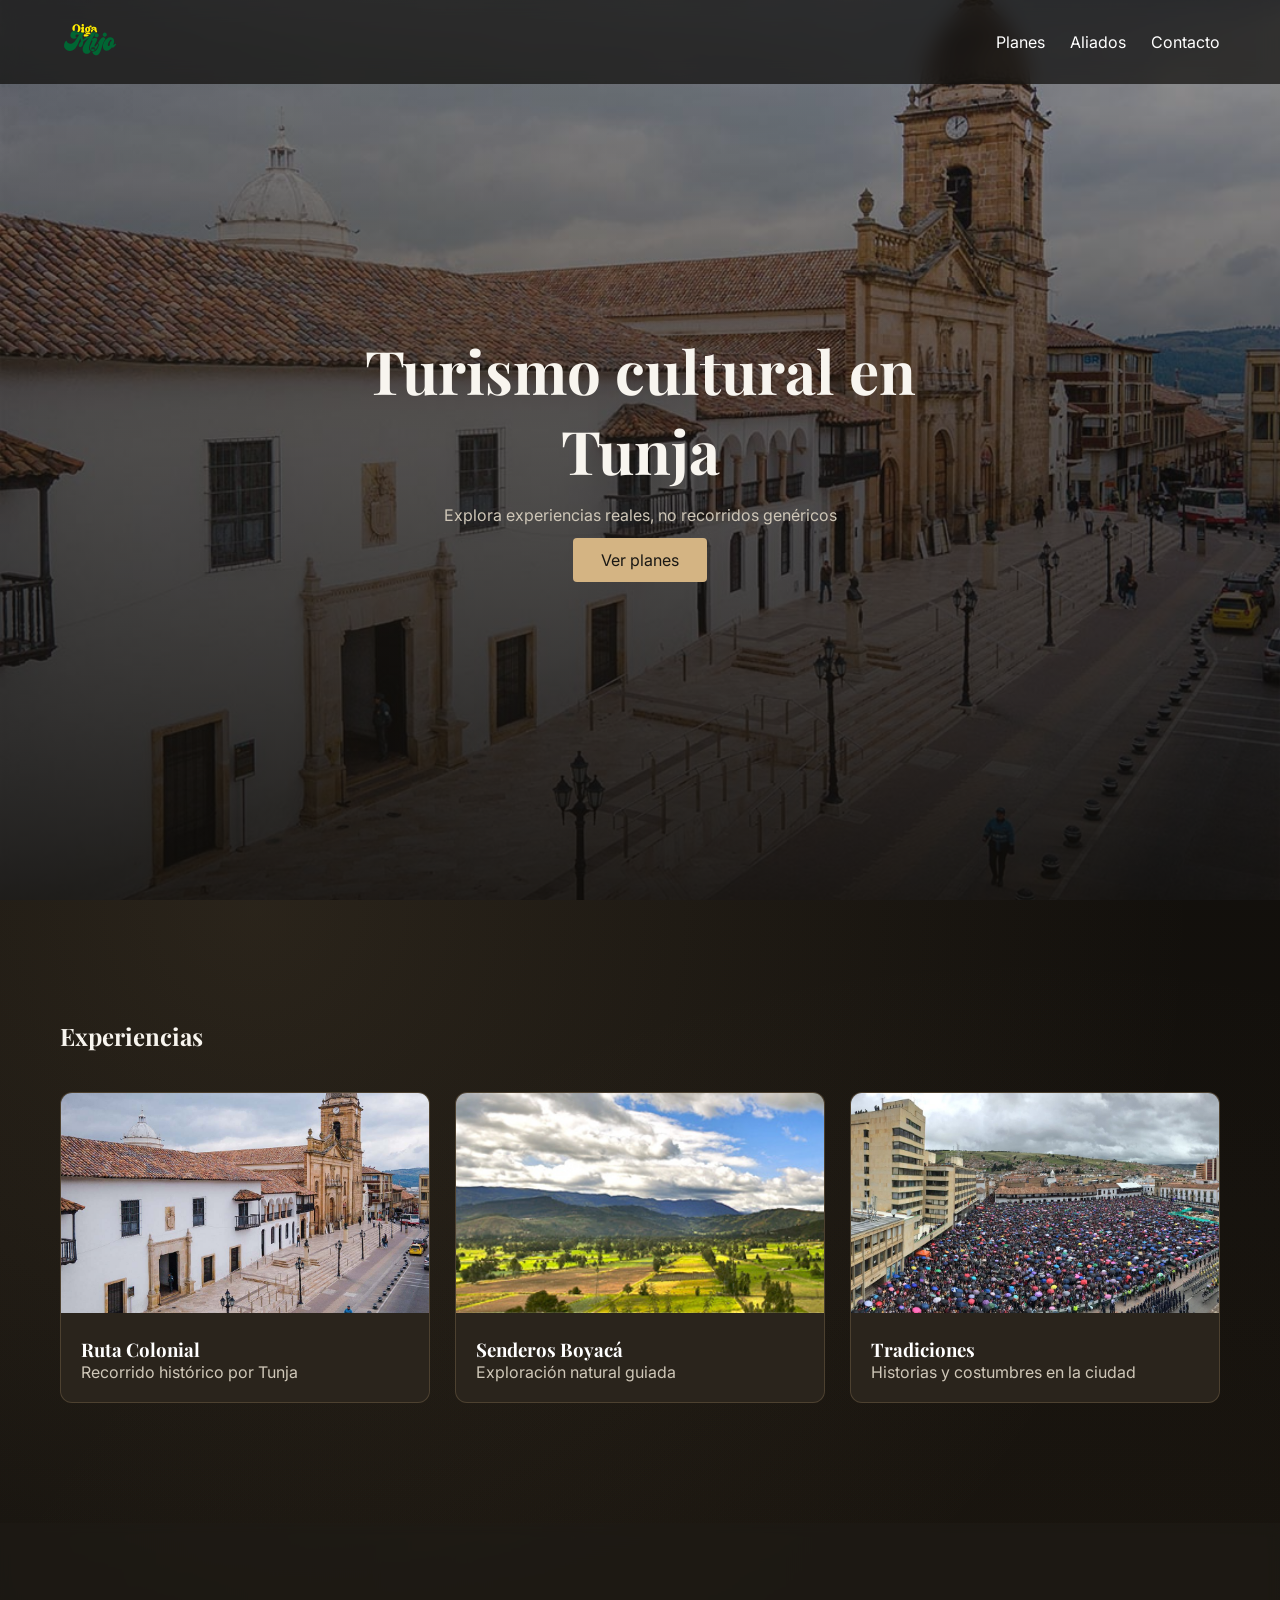
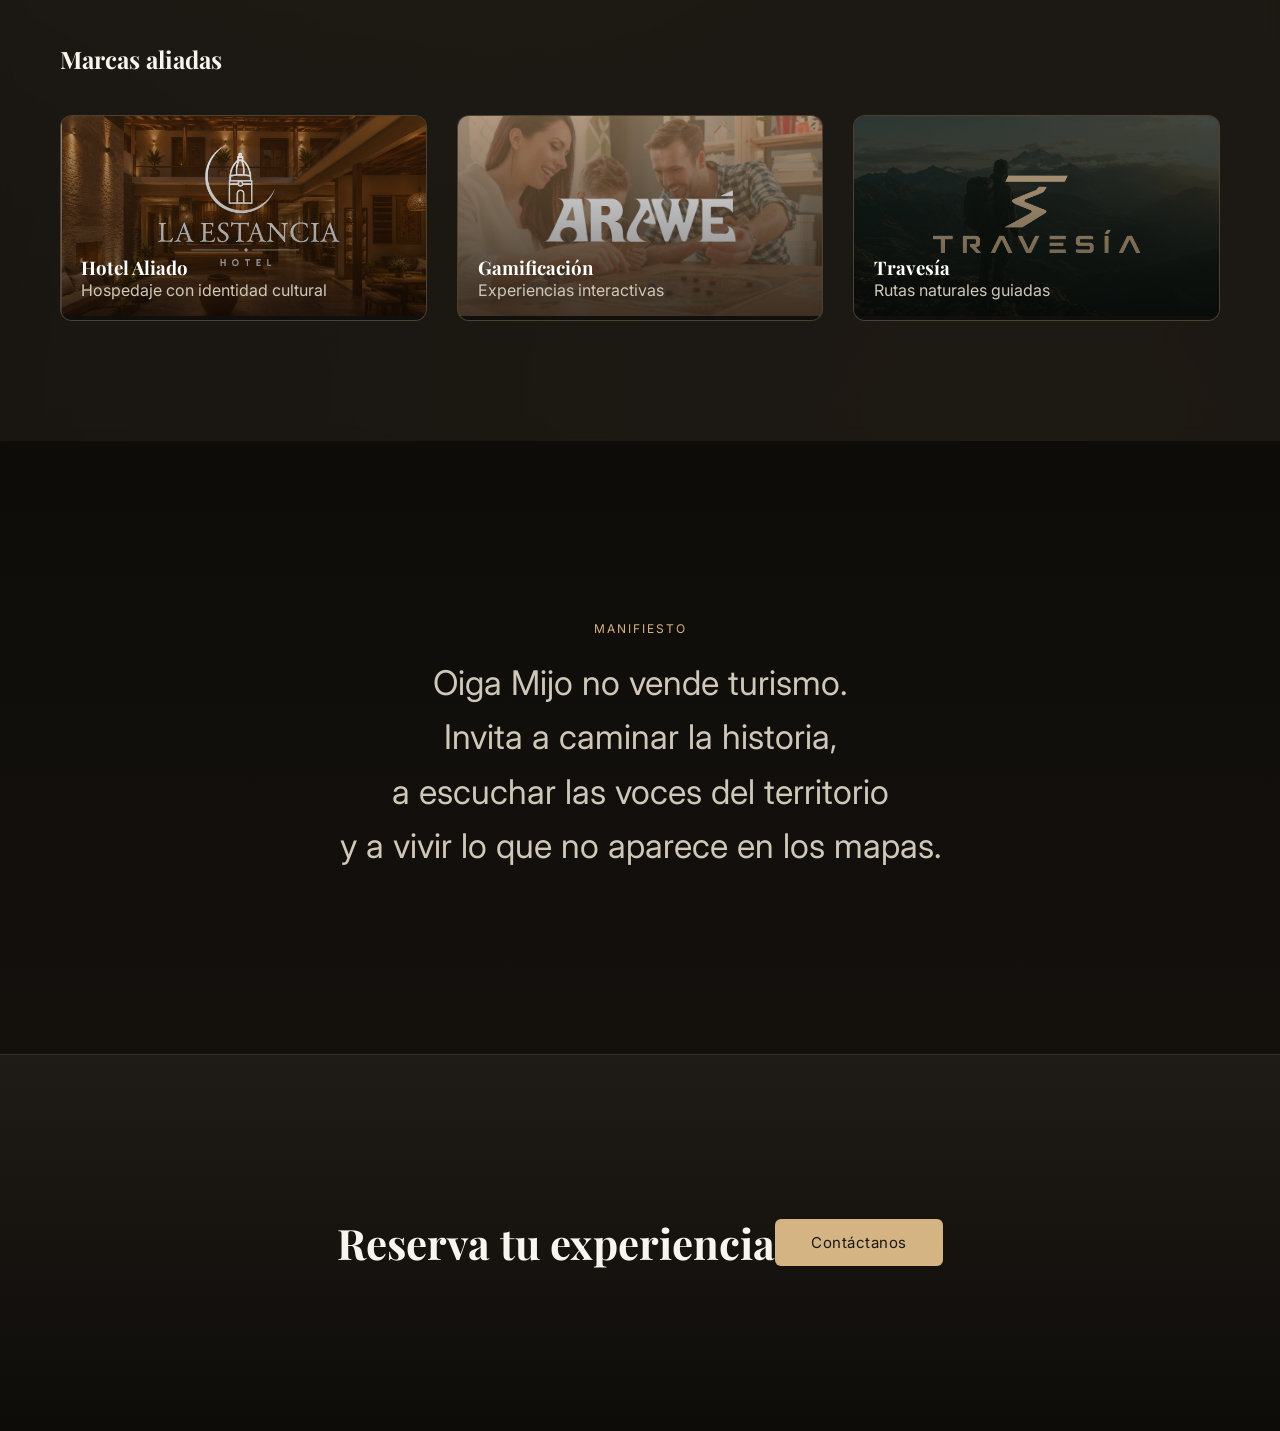
<file: index.html>
<!DOCTYPE html>
<html lang="es">
<head>
<meta charset="UTF-8">
<meta name="viewport" content="width=device-width, initial-scale=1.0">
<title>Oiga Mijo - Agencia Turística</title>

<link rel="stylesheet" href="Css/style.css">

<link href="https://fonts.googleapis.com/css2?family=Playfair+Display:wght@700&family=Inter:wght@300;400;500&display=swap" rel="stylesheet">
</head>

<body>

<header>
<nav>
    <div class="logo">
        <img src="img/logo_OigaMijo.svg" alt="Logo Oiga Mijo">
    </div>

    <ul>
        <li><a href="#planes">Planes</a></li>
        <li><a href="#aliados">Aliados</a></li>
        <li><a href="#contacto">Contacto</a></li>
    </ul>
</nav>
</header>

<!-- HERO -->
<section class="hero">

    <div class="overlay"></div>

    <div class="hero-content">
        <h1>Turismo cultural en Tunja</h1>
        <p>Explora experiencias reales, no recorridos genéricos</p>
        <a href="#planes" class="btn">Ver planes</a>
    </div>
</section>

<!-- PLANES -->
<section id="planes" class="planes">
    <h2>Experiencias</h2>

    <div class="grid">

        <a href="ruta-colonial.html" class="card">
            <img src="img/tunja_colonial.jpg">
            <div class="info">
                <h3>Ruta Colonial</h3>
                <p>Recorrido histórico por Tunja</p>
            </div>
        </a>

        <a href="senderos.html" class="card">
            <img src="img/06.jpg">
            <div class="info">
                <h3>Senderos Boyacá</h3>
                <p>Exploración natural guiada</p>
            </div>
        </a>

        <a href="tradiciones.html" class="card">
            <img src="img/personas.jpg">
            <div class="info">
                <h3>Tradiciones</h3>
                <p>Historias y costumbres en la ciudad</p>
            </div>
        </a>

    </div>
</section>

<!-- ALIADOS -->
<section id="aliados" class="aliados">
    <h2>Marcas aliadas</h2>

    <div class="aliados-grid">

        <a href="hotel.html" class="aliado">
            <img src="img/hotelo.logo.jpg" alt="Hotel aliado">
            <div class="aliado-info">
                <h3>Hotel Aliado</h3>
                <p>Hospedaje con identidad cultural</p>
            </div>
        </a>

        <a href="arawe.html" class="aliado">
            <img src="img/araweee.jpg" alt="Gamificación">
            <div class="aliado-info">
                <h3>Gamificación</h3>
                <p>Experiencias interactivas</p>
            </div>
        </a>

        <a href="travesia.html" class="aliado">
            <img src="img/travesiaaa.jpg" alt="Travesía">
            <div class="aliado-info">
                <h3>Travesía</h3>
                <p>Rutas naturales guiadas</p>
            </div>
        </a>

    </div>
</section>

<!-- MANIFIESTO -->
<section class="manifiesto">
    
    <div class="manifiesto-container">
        
        <span class="manifiesto-tag">MANIFIESTO</span>
        
        <p class="manifiesto-text">
            Oiga Mijo no vende turismo.<br>
            Invita a caminar la historia,<br>
            a escuchar las voces del territorio<br>
            y a vivir lo que no aparece en los mapas.
        </p>

    </div>

</section>

<!-- CTA -->
<section id="contacto" class="cta">
    <h2>Reserva tu experiencia</h2>
    <a href="#" class="btn">Contáctanos</a>
</section>

</body>
</html>
</file>
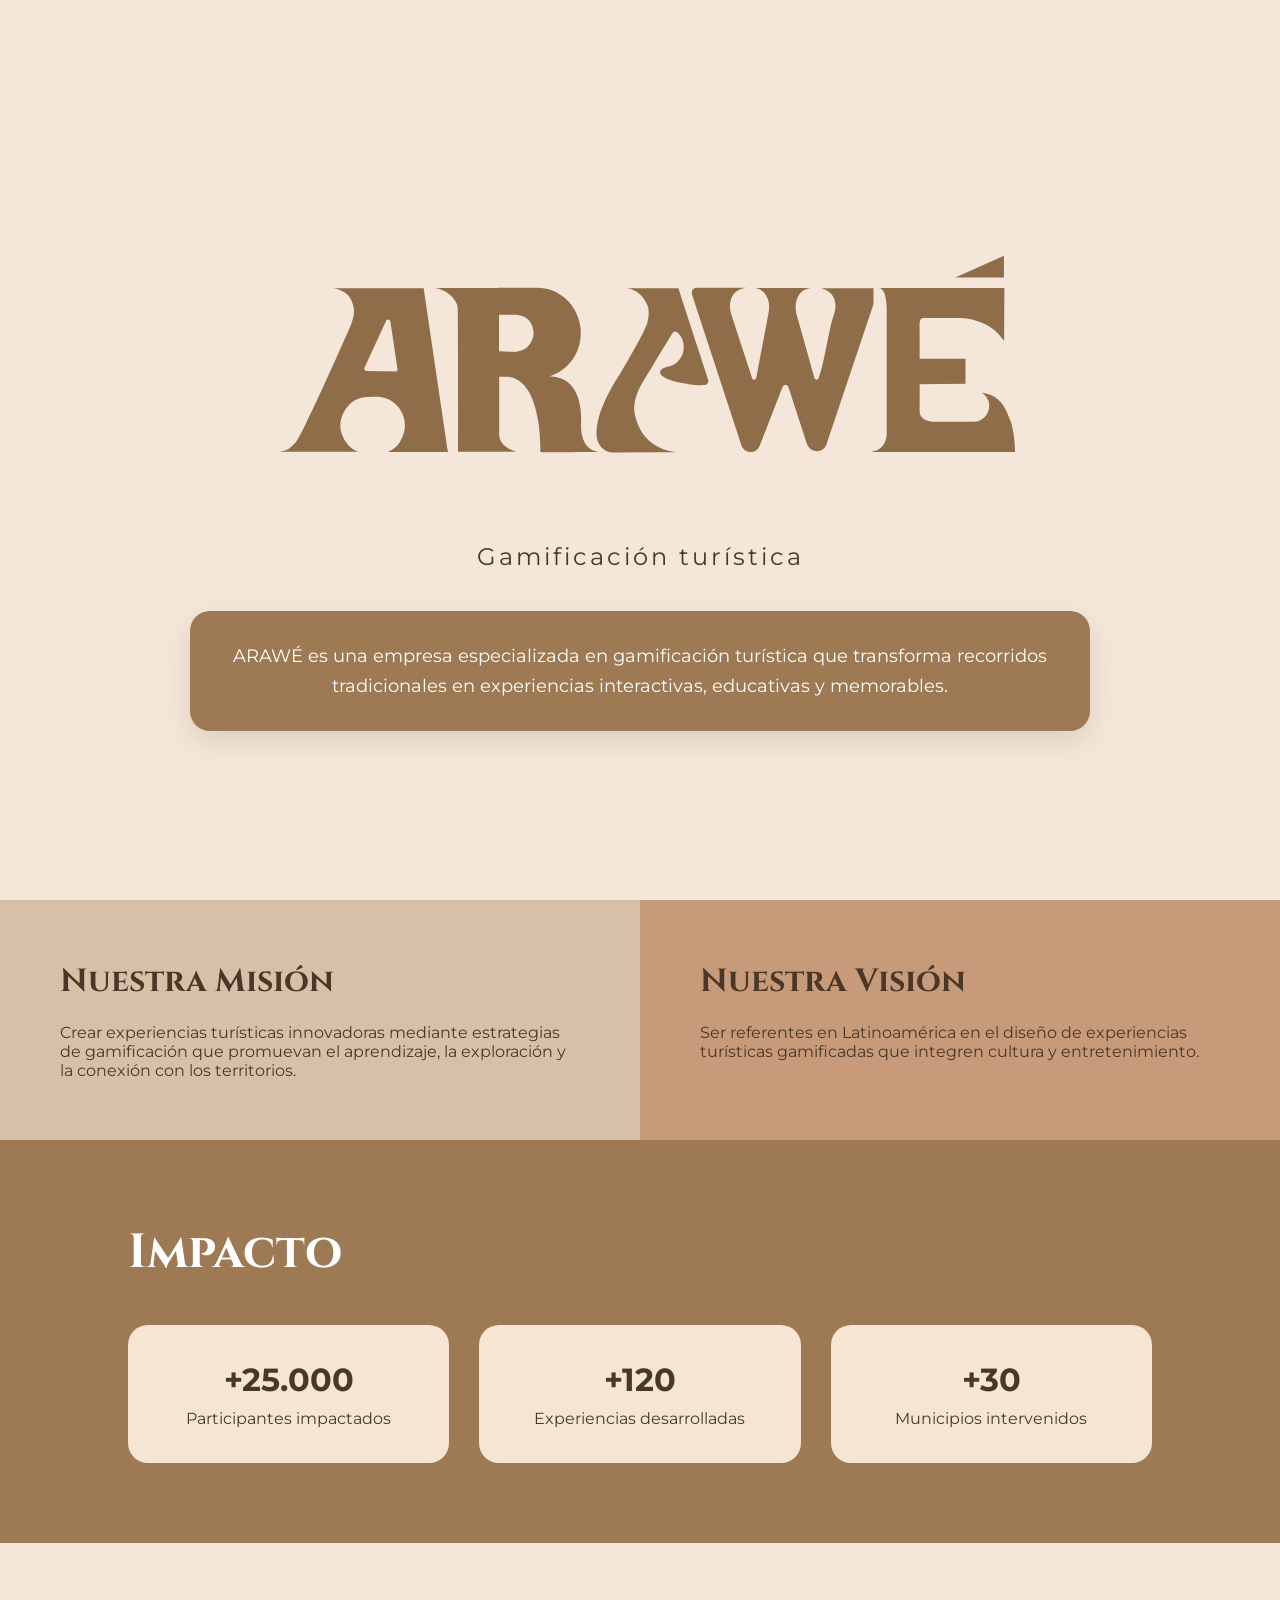
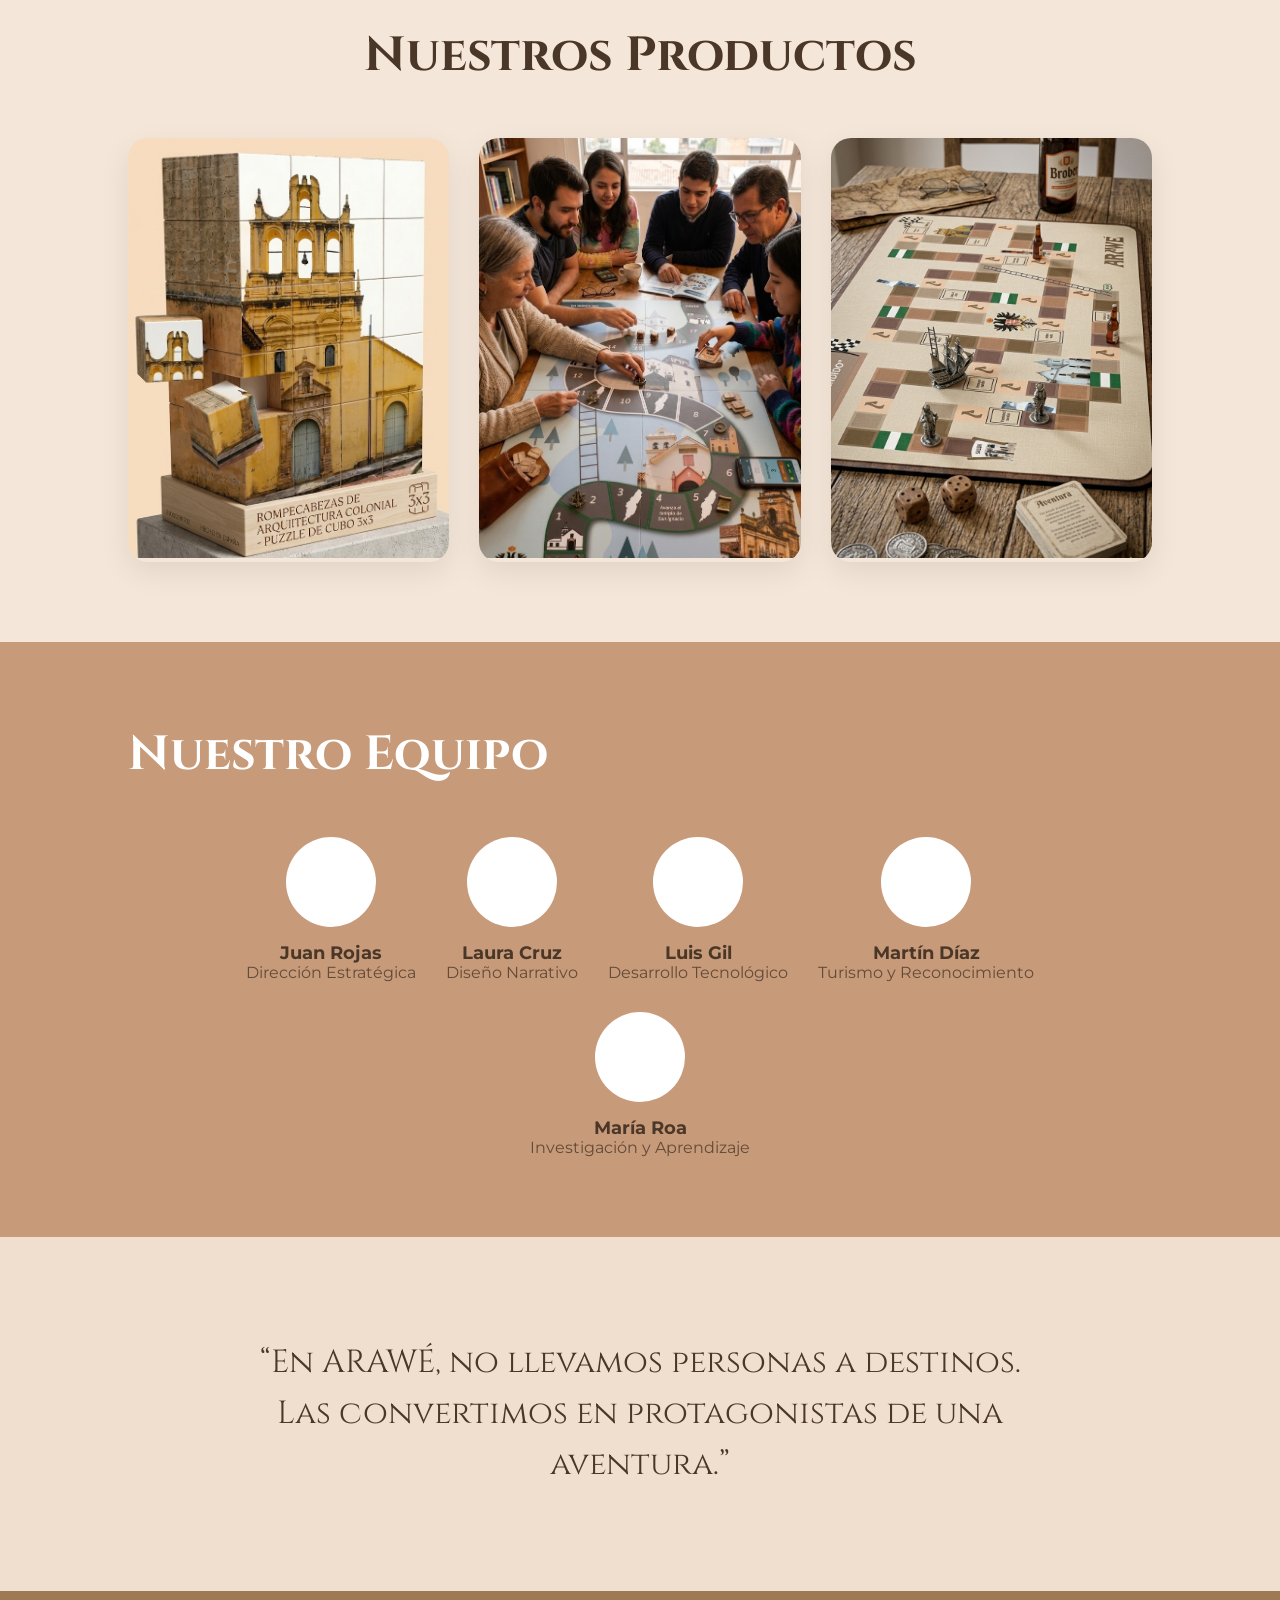
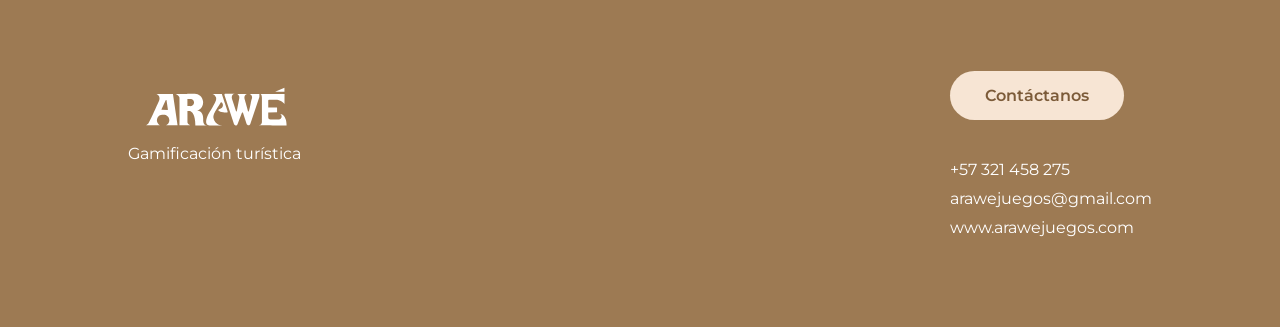
<file: arawe.html>
<!DOCTYPE html>
<html lang="es">
<head>
<meta charset="UTF-8">
<meta name="viewport" content="width=device-width, initial-scale=1.0">

<title>ARAWÉ | Gamificación Cultural</title>

<link href="https://fonts.googleapis.com/css2?family=Cinzel:wght@400;600;700&family=Montserrat:wght@300;400;500;600&display=swap" rel="stylesheet">

<style>

*{
    margin:0;
    padding:0;
    box-sizing:border-box;
}

html{
    scroll-behavior:smooth;
}

body{
    font-family:'Montserrat',sans-serif;
    background:#f4e6d8;
    color:#4a3728;
    overflow-x:hidden;
}

/* ==========================
   ANIMACIONES
========================== */

.fade-up{
    opacity:0;
    transform:translateY(40px);
    animation:fadeUp 1s ease forwards;
}

@keyframes fadeUp{
    to{
        opacity:1;
        transform:translateY(0);
    }
}

/* ==========================
   HERO
========================== */

.hero{
    min-height:100vh;
    background:
    linear-gradient(rgba(244,230,216,.85),
    rgba(244,230,216,.85)),
    url('https://images.unsplash.com/photo-1518998053901-5348d3961a04');
    background-size:cover;
    background-position:center;
    
    display:flex;
    align-items:center;
    justify-content:center;
    text-align:center;
    padding:60px 20px;
}

.hero-content{
    max-width:900px;
}

.logo{
    font-family:'Cinzel',serif;
    font-size:6rem;
    font-weight:700;
    color:#9d7a53;
    letter-spacing:3px;

    transition:.5s;
}

.logo:hover{
    transform:scale(1.05);
}

.subtitulo{
    margin-top:10px;
    font-size:1.5rem;
    letter-spacing:3px;
}

.descripcion{
    margin-top:40px;
    background:#9d7a53;
    color:white;
    padding:30px;
    border-radius:20px;
    font-size:1.1rem;
    line-height:1.7;
    box-shadow:0 10px 30px rgba(0,0,0,.1);
}

/* ==========================
   MISION Y VISION
========================== */

.mision-vision{
    display:grid;
    grid-template-columns:1fr 1fr;
}

.card{
    padding:60px;
    transition:.4s;
}

.card:hover{
    transform:translateY(-10px);
}

.card h2{
    font-family:'Cinzel',serif;
    margin-bottom:20px;
    font-size:2rem;
}

.mision{
    background:#d7c0a8;
}


.vision{
    background:#c79a7a;
}

/* ==========================
   IMPACTO
========================== */

.impacto{
    background:#9d7a53;
    padding:80px 10%;
}

.impacto h2{
    color:white;
    font-family:'Cinzel',serif;
    font-size:3rem;
    margin-bottom:40px;
}

.metricas{
    display:flex;
    gap:30px;
    flex-wrap:wrap;
}

.metrica{
    flex:1;
    min-width:220px;

    background:#f7e5d4;
    padding:35px;
    border-radius:20px;
    text-align:center;

    transition:.4s;
}

.metrica:hover{
    transform:translateY(-10px) scale(1.03);
}

.metrica h3{
    font-size:2rem;
    margin-bottom:10px;
}

/* ==========================
   PRODUCTOS
========================== */

.productos{
    padding:80px 10%;
}

.titulo{
    text-align:center;
    font-family:'Cinzel',serif;
    font-size:3rem;
    margin-bottom:50px;
}

.grid-productos{
    display:grid;
    grid-template-columns:repeat(auto-fit,minmax(280px,1fr));
    gap:30px;
}

.producto{
    overflow:hidden;
    border-radius:20px;
    cursor:pointer;
    box-shadow:0 10px 30px rgba(0,0,0,.08);
}

.producto img{
    width:100%;
    height:420px;
    object-fit:cover;

    transition:.6s;
}

.producto:hover img{
    transform:scale(1.08);
}

/* ==========================
   EQUIPO
========================== */

.equipo{
    background:#c79a7a;
    padding:80px 10%;
}

.equipo h2{
    color:white;
    font-family:'Cinzel',serif;
    font-size:3rem;
    margin-bottom:50px;
}

.miembros{
    display:flex;
    flex-wrap:wrap;
    justify-content:center;
    gap:30px;
}

.miembro{
    text-align:center;
    transition:.4s;
}

.miembro:hover{
    transform:translateY(-10px);
}

.avatar{
    width:90px;
    height:90px;
    border-radius:50%;
    background:white;
    margin:auto;
    margin-bottom:15px;
}

.miembro h3{
    font-size:1.1rem;
}

.miembro p{
    opacity:.8;
}

/* ==========================
   FRASE
========================== */

.frase{
    background:#f0dece;
    text-align:center;
    padding:100px 20px;
}

.frase p{
    max-width:800px;
    margin:auto;

    font-family:'Cinzel',serif;
    font-size:2rem;
    line-height:1.6;
}

/* ==========================
   CONTACTO
========================== */

.footer{
    background:#9d7a53;
    color:white;
    padding:80px 10%;
}

.footer-content{
    display:flex;
    justify-content:space-between;
    flex-wrap:wrap;
    gap:50px;
}

.footer-logo{
    font-family:'Cinzel',serif;
    font-size:4rem;
}

.boton{
    display:inline-block;
    margin-bottom:30px;

    background:#f7e5d4;
    color:#7c5b39;

    padding:15px 35px;
    border-radius:50px;

    text-decoration:none;
    font-weight:600;

    transition:.4s;
}

.boton:hover{
    transform:translateY(-5px);
    background:white;
}

.contacto p{
    margin:10px 0;
}

/* ==========================
   RESPONSIVE
========================== */

@media(max-width:768px){

.logo{
    font-size:4rem;
}

.mision-vision{
    grid-template-columns:1fr;
}

.card{
    padding:40px 25px;
}

.frase p{
    font-size:1.4rem;
}

.footer-content{
    flex-direction:column;
}

}
.footer-logo{
    width: 180px;
    height: auto;
    margin-bottom: 20px;

    transition: 0.3s ease;
}

.footer-logo:hover{
    transform: scale(1.05);
}

</style>
</head>
<body>

<section class="hero">

<div class="hero-content fade-up">

<img src="img/logo_arawe_cafe.svg" alt="Logo ARAWÉ" class="logo-img">

<p class="subtitulo">Gamificación turística</p>

<div class="descripcion">

ARAWÉ es una empresa especializada en gamificación turística que transforma recorridos tradicionales en experiencias interactivas, educativas y memorables.

</div>

</div>

</section>

<section class="mision-vision">

<div class="card mision fade-up">

<h2>Nuestra Misión</h2>

<p>
Crear experiencias turísticas innovadoras mediante estrategias de gamificación que promuevan el aprendizaje, la exploración y la conexión con los territorios.
</p>

</div>

<div class="card vision fade-up">

<h2>Nuestra Visión</h2>

<p>
Ser referentes en Latinoamérica en el diseño de experiencias turísticas gamificadas que integren cultura y entretenimiento.
</p>

</div>

</section>

<section class="impacto">

<h2>Impacto</h2>

<div class="metricas">

<div class="metrica">
<h3>+25.000</h3>
<p>Participantes impactados</p>
</div>

<div class="metrica">
<h3>+120</h3>
<p>Experiencias desarrolladas</p>
</div>

<div class="metrica">
<h3>+30</h3>
<p>Municipios intervenidos</p>
</div>

</div>

</section>

<section class="productos">

<h2 class="titulo">Nuestros Productos</h2>

<div class="grid-productos">

<div class="producto">
<img src="img/juego_cubo.jpg">
</div>

<div class="producto">
<img src="img/juego_iglesias.jpg">
</div>

<div class="producto">
<img src="img/tesoro_escondido.png">
</div>

</div>

</section>

<section class="equipo">

<h2>Nuestro Equipo</h2>

<div class="miembros">

<div class="miembro">
<div class="avatar"></div>
<h3>Juan Rojas</h3>
<p>Dirección Estratégica</p>
</div>

<div class="miembro">
<div class="avatar"></div>
<h3>Laura Cruz</h3>
<p>Diseño Narrativo</p>
</div>

<div class="miembro">
<div class="avatar"></div>
<h3>Luis Gil</h3>
<p>Desarrollo Tecnológico</p>
</div>

<div class="miembro">
<div class="avatar"></div>
<h3>Martín Díaz</h3>
<p>Turismo y Reconocimiento</p>
</div>

<div class="miembro">
<div class="avatar"></div>
<h3>María Roa</h3>
<p>Investigación y Aprendizaje</p>
</div>

</div>

</section>

<section class="frase">

<p>
“En ARAWÉ, no llevamos personas a destinos.
Las convertimos en protagonistas de una aventura.”
</p>

</section>

<footer class="footer">

<div class="footer-content">

<div>
<img src="img/logo_arawe.svg" alt="Logo ARAWÉ" class="logo-img">
<p>Gamificación turística</p>

</div>

<div class="contacto">

<a href="#" class="boton">Contáctanos</a>

<p>+57 321 458 275</p>
<p>arawejuegos@gmail.com</p>
<p>www.arawejuegos.com</p>

</div>

</div>

</footer>

</body>
</html>
</file>
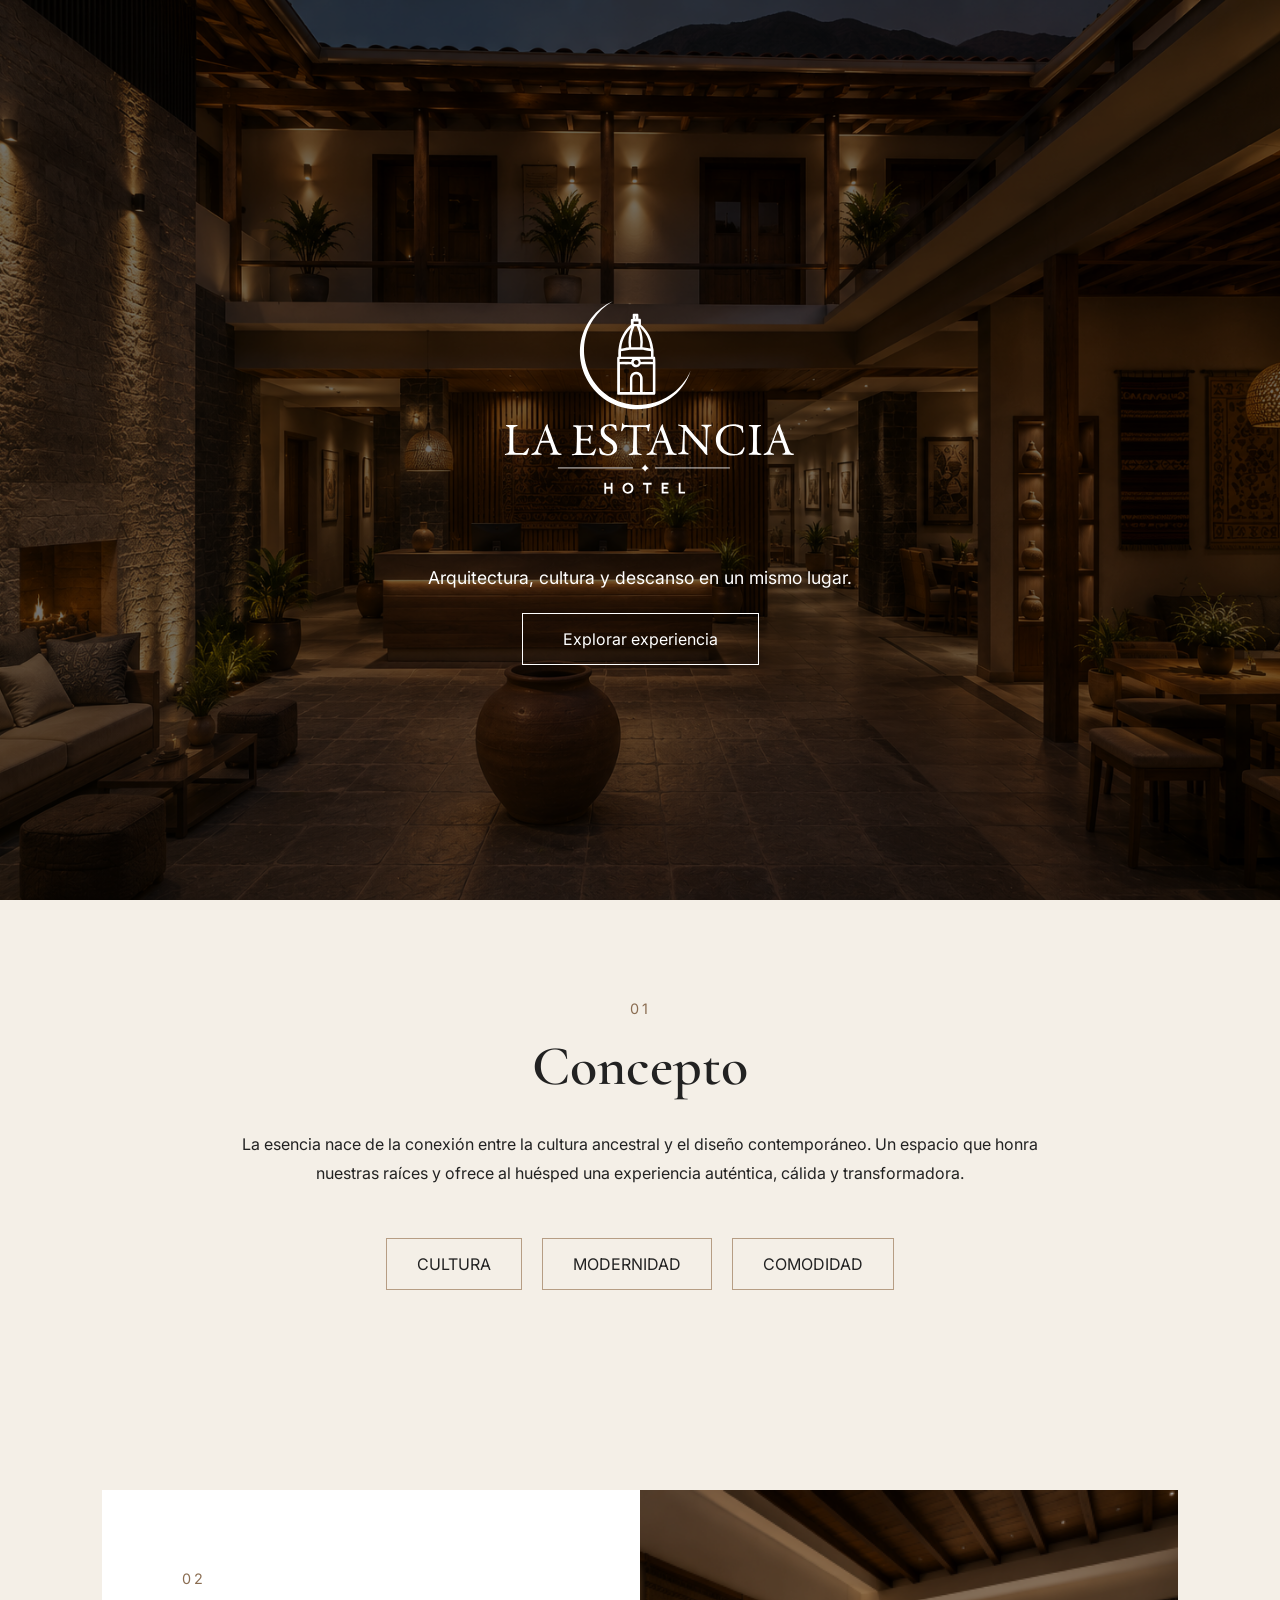
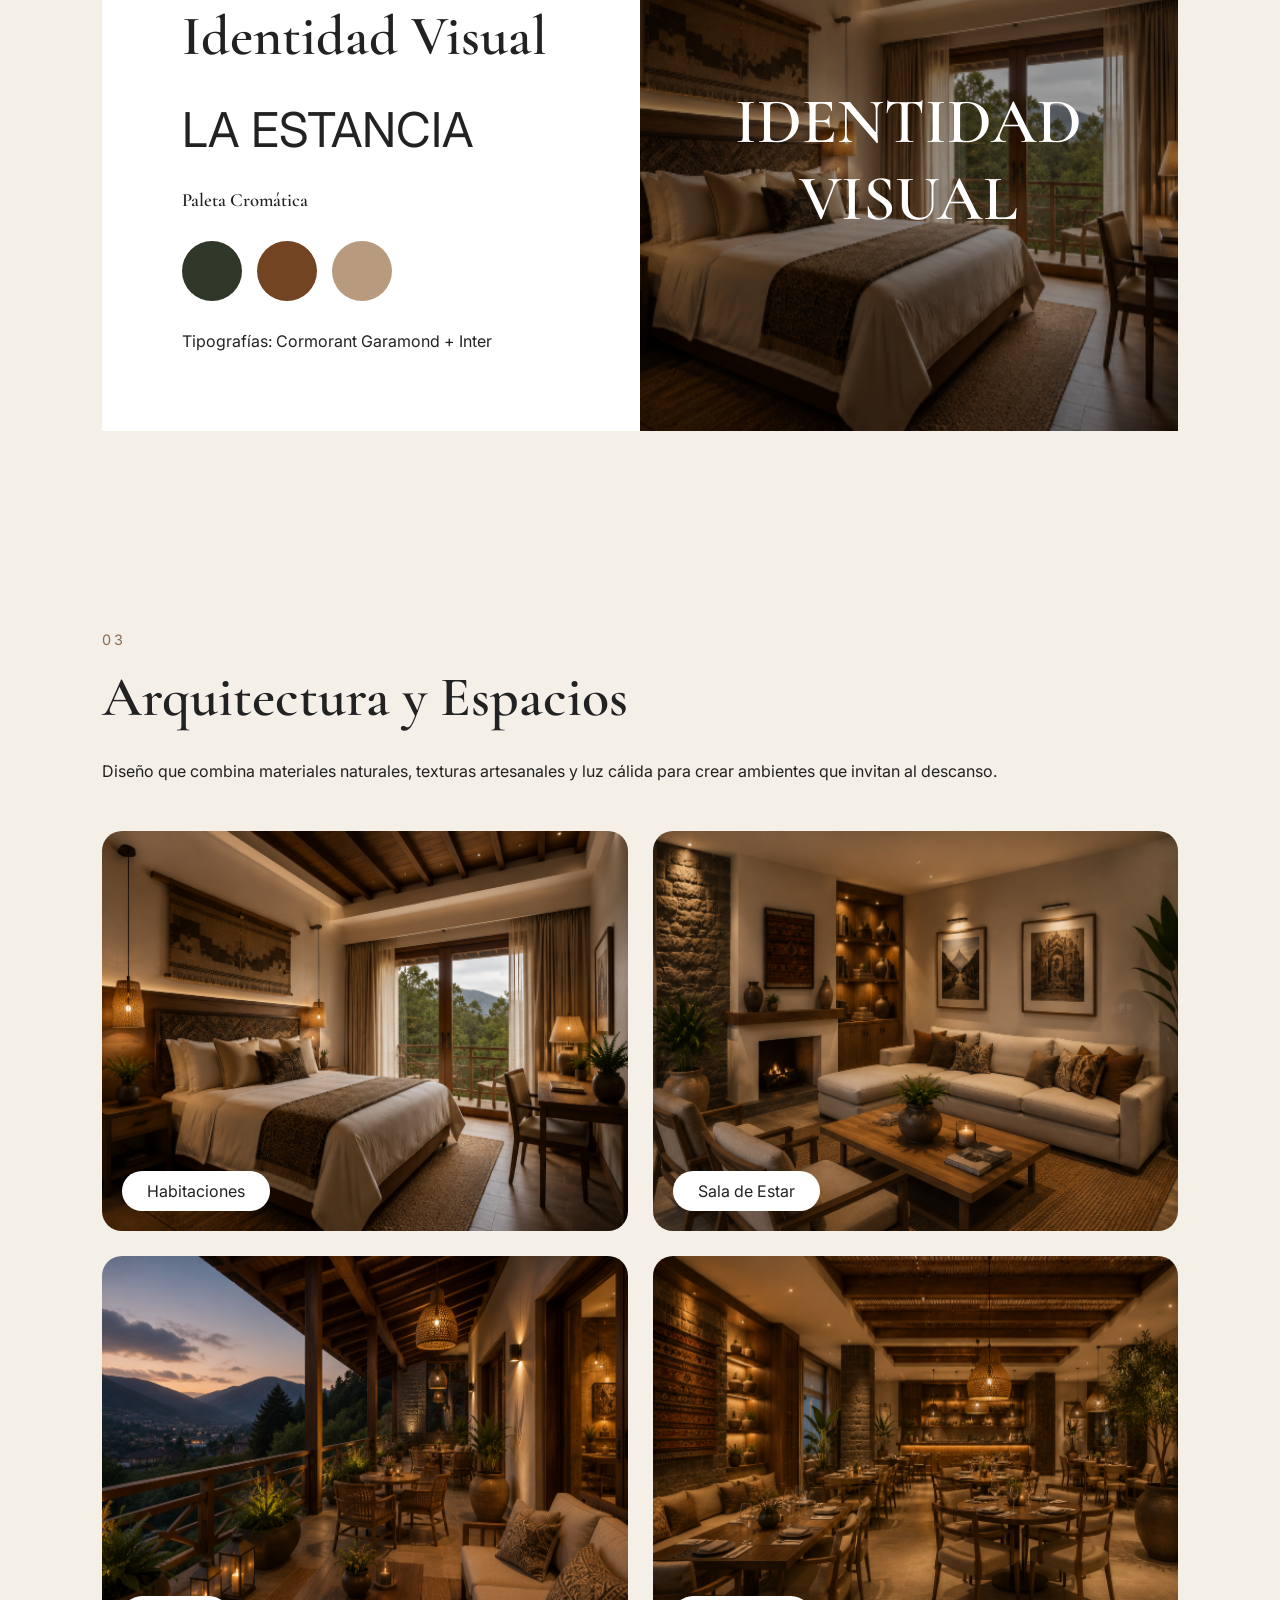
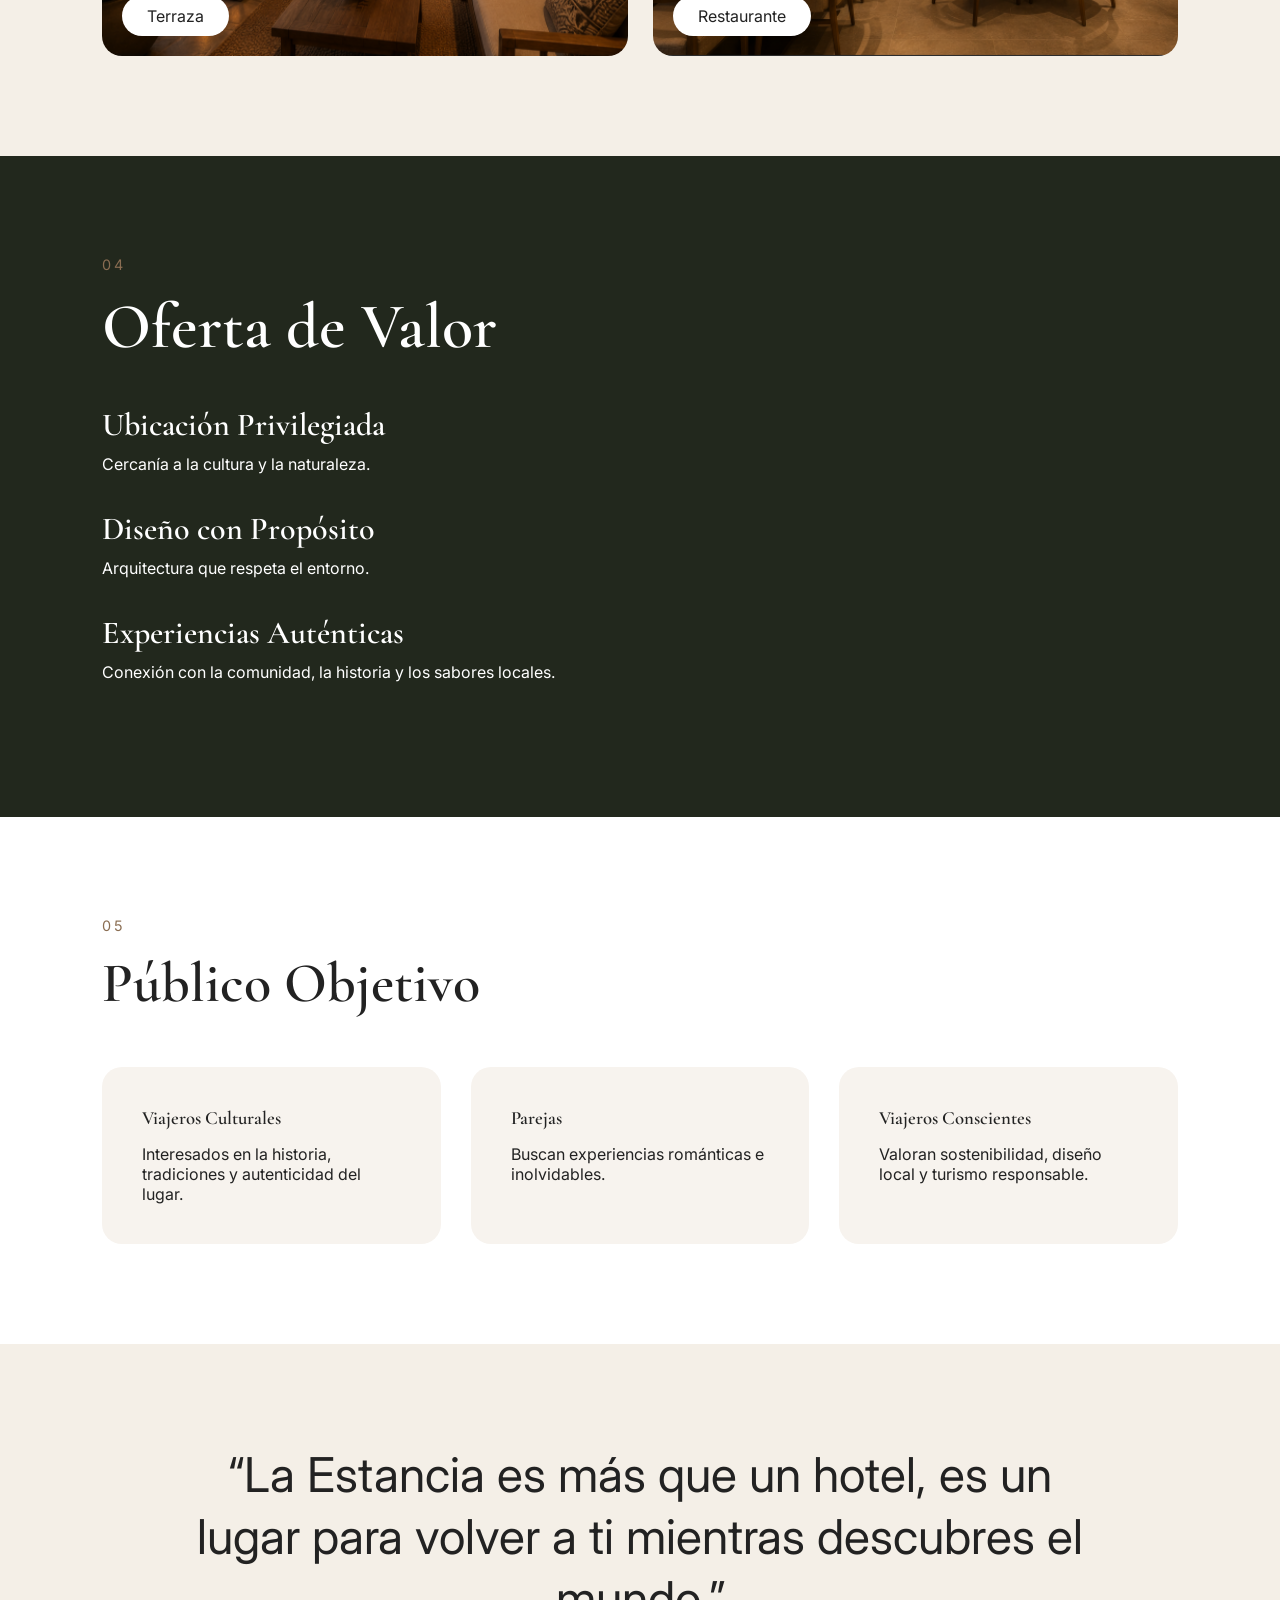
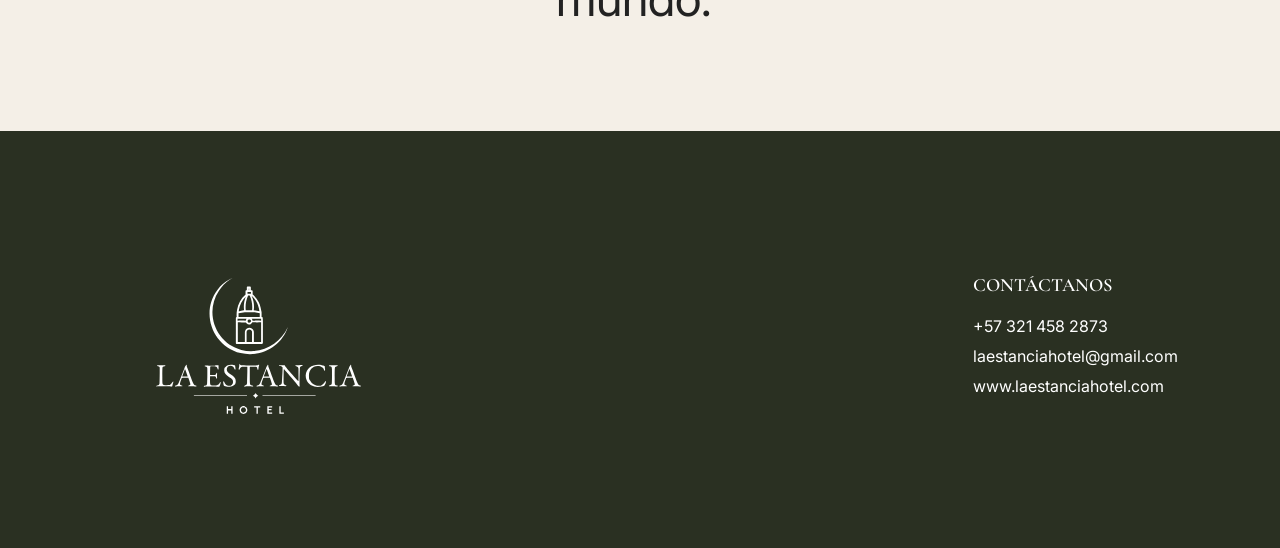
<file: hotel.html>
<!DOCTYPE html>
<html lang="es">
<head>
<meta charset="UTF-8">
<meta name="viewport" content="width=device-width, initial-scale=1.0">
<title>La Estancia Hotel</title>

<link href="https://fonts.googleapis.com/css2?family=Cormorant+Garamond:wght@400;500;600;700&family=Inter:wght@300;400;500&display=swap" rel="stylesheet">

<style>

*{
    margin:0;
    padding:0;
    box-sizing:border-box;
}

html{
    scroll-behavior:smooth;
}

body{
    background:#f4efe7;
    color:#222;
    font-family:'Inter',sans-serif;
    overflow-x:hidden;
}

h1,h2,h3{
    font-family:'Cormorant Garamond',serif;
    font-weight:600;
}

img{
    width:100%;
    display:block;
}

section{
    padding:100px 8%;
}

/* HERO */

.hero{
    height:100vh;
    background:url('img/hotel_foto.png');
    background-size:cover;
    background-position:center;
    position:relative;
    display:flex;
    align-items:center;
    justify-content:center;
}

.hero::before{
    content:'';
    position:absolute;
    inset:0;
    background:rgba(0,0,0,.55);
}

.hero-content{
    position:relative;
    z-index:2;
    text-align:center;
    color:white;
    animation:fadeUp 1.5s ease;
}

.hero h1{
    font-size:6rem;
    letter-spacing:5px;
}

.hero span{
    letter-spacing:5px;
    font-size:.9rem;
}

.hero p{
    margin:25px auto;
    max-width:600px;
    font-size:1.1rem;
}

.btn{
    display:inline-block;
    padding:15px 40px;
    border:1px solid white;
    color:white;
    text-decoration:none;
    transition:.4s;
}

.btn:hover{
    background:white;
    color:#222;
    transform:translateY(-5px);
}

/* TITULOS */

.section-number{
    color:#8a6d52;
    letter-spacing:3px;
    margin-bottom:15px;
    font-size:.9rem;
}

.section-title{
    font-size:3.5rem;
    margin-bottom:30px;
}

/* CONCEPTO */

.concepto{
    text-align:center;
}

.concepto p{
    max-width:850px;
    margin:auto;
    line-height:1.8;
}

.valores{
    display:flex;
    justify-content:center;
    gap:20px;
    margin-top:50px;
    flex-wrap:wrap;
}

.valor{
    border:1px solid #b69d84;
    padding:15px 30px;
    transition:.4s;
}

.valor:hover{
    background:#b69d84;
    color:white;
    transform:translateY(-8px);
}

/* IDENTIDAD */

.identidad{
    display:grid;
    grid-template-columns:1fr 1fr;
    min-height:600px;
}

.identidad-info{
    padding:80px;
    background:white;
}

.logo{
    font-size:3rem;
    margin:30px 0;
}

.colores{
    display:flex;
    gap:15px;
    margin:30px 0;
}

.color{
    width:60px;
    height:60px;
    border-radius:50%;
}

.c1{background:#2f3828;}
.c2{background:#734422;}
.c3{background:#b89b7f;}

.identidad-img{
    background:url('img/habitacion.png');
    background-size:cover;
    background-position:center;
    position:relative;
}

.identidad-img::before{
    content:'';
    position:absolute;
    inset:0;
    background:rgba(0,0,0,.35);
}

.identidad-img h2{
    position:absolute;
    inset:0;
    display:flex;
    justify-content:center;
    align-items:center;
    color:white;
    font-size:4rem;
    text-align:center;
    z-index:2;
}

/* ESPACIOS */

.grid{
    margin-top:50px;
    display:grid;
    grid-template-columns:repeat(2,1fr);
    gap:25px;
}

.card{
    overflow:hidden;
    border-radius:20px;
    position:relative;
}

.card img{
    height:400px;
    object-fit:cover;
    transition:1s;
}

.card:hover img{
    transform:scale(1.1);
}

.card span{
    position:absolute;
    bottom:20px;
    left:20px;
    background:white;
    padding:10px 25px;
    border-radius:30px;
}

/* OFERTA */

.oferta{
    background:#22281d;
    color:white;
}

.oferta h2{
    font-size:4rem;
    margin-bottom:40px;
}

.item{
    margin-bottom:35px;
}

.item h3{
    margin-bottom:10px;
    font-size:2rem;
}

/* PUBLICO */

.publico{
    background:white;
}

.publico-grid{
    display:grid;
    grid-template-columns:repeat(3,1fr);
    gap:30px;
    margin-top:50px;
}

.target{
    padding:40px;
    background:#f7f3ee;
    border-radius:20px;
    transition:.4s;
}

.target:hover{
    transform:translateY(-10px);
}

.target h3{
    margin-bottom:15px;
}

/* FRASE */

.frase{
    text-align:center;
}

.frase blockquote{
    max-width:900px;
    margin:auto;
    font-size:3rem;
    line-height:1.3;
}

/* FOOTER */

footer{
    background:#2a3022;
    color:white;
    padding:100px 8%;
    display:flex;
    justify-content:space-between;
    align-items:center;
}

footer h2{
    font-size:4rem;
}

.contacto h3{
    margin-bottom:20px;
}

.contacto p{
    margin-bottom:10px;
}

/* ANIMACIONES */

.reveal{
    opacity:0;
    transform:translateY(80px);
    transition:1s;
}

.reveal.active{
    opacity:1;
    transform:translateY(0);
}

@keyframes fadeUp{

    from{
        opacity:0;
        transform:translateY(50px);
    }

    to{
        opacity:1;
        transform:translateY(0);
    }

}

@media(max-width:900px){

    .hero h1{
        font-size:3rem;
    }

    .identidad{
        grid-template-columns:1fr;
    }

    .grid{
        grid-template-columns:1fr;
    }

    .publico-grid{
        grid-template-columns:1fr;
    }

    footer{
        flex-direction:column;
        text-align:center;
        gap:40px;
    }

    .frase blockquote{
        font-size:2rem;
    }

}

</style>
</head>

<body>

<header class="hero">

<div class="hero-content">

    <img src="img/logo_estancia.svg" class="hero-logo">

    <p class="hero-tagline">
        Arquitectura, cultura y descanso en un mismo lugar.
    </p>

    <a href="#concepto" class="btn">
        Explorar experiencia
    </a>

</div>

</header>

<section id="concepto" class="concepto reveal">

    <div class="section-number">01</div>

    <h2 class="section-title">Concepto</h2>

    <p>
        La esencia nace de la conexión entre la cultura ancestral y el diseño contemporáneo.
        Un espacio que honra nuestras raíces y ofrece al huésped una experiencia auténtica,
        cálida y transformadora.
    </p>

    <div class="valores">
        <div class="valor">CULTURA</div>
        <div class="valor">MODERNIDAD</div>
        <div class="valor">COMODIDAD</div>
    </div>

</section>

<section class="identidad reveal">

    <div class="identidad-info">

        <div class="section-number">02</div>

        <h2 class="section-title">Identidad Visual</h2>

        <div class="logo">
            LA ESTANCIA
        </div>

        <h3>Paleta Cromática</h3>

        <div class="colores">
            <div class="color c1"></div>
            <div class="color c2"></div>
            <div class="color c3"></div>
        </div>

        <p>
            Tipografías: Cormorant Garamond + Inter
        </p>

    </div>

    <div class="identidad-img">
        <h2>IDENTIDAD VISUAL</h2>
    </div>

</section>

<section class="reveal">

    <div class="section-number">03</div>

    <h2 class="section-title">Arquitectura y Espacios</h2>

    <p>
        Diseño que combina materiales naturales, texturas artesanales y luz cálida para crear ambientes que invitan al descanso.
    </p>

    <div class="grid">

        <div class="card">
            <img src="img/habitacion.png">
            <span>Habitaciones</span>
        </div>

        <div class="card">
            <img src="img/saladestar.png">
            <span>Sala de Estar</span>
        </div>

        <div class="card">
            <img src="img/terraza.png">
            <span>Terraza</span>
        </div>

        <div class="card">
            <img src="img/restaurante.png">
            <span>Restaurante</span>
        </div>

    </div>

</section>

<section class="oferta reveal">

    <div class="section-number">04</div>

    <h2>Oferta de Valor</h2>

    <div class="item">
        <h3>Ubicación Privilegiada</h3>
        <p>Cercanía a la cultura y la naturaleza.</p>
    </div>

    <div class="item">
        <h3>Diseño con Propósito</h3>
        <p>Arquitectura que respeta el entorno.</p>
    </div>

    <div class="item">
        <h3>Experiencias Auténticas</h3>
        <p>Conexión con la comunidad, la historia y los sabores locales.</p>
    </div>

</section>

<section class="publico reveal">

    <div class="section-number">05</div>

    <h2 class="section-title">Público Objetivo</h2>

    <div class="publico-grid">

        <div class="target">
            <h3>Viajeros Culturales</h3>
            <p>Interesados en la historia, tradiciones y autenticidad del lugar.</p>
        </div>

        <div class="target">
            <h3>Parejas</h3>
            <p>Buscan experiencias románticas e inolvidables.</p>
        </div>

        <div class="target">
            <h3>Viajeros Conscientes</h3>
            <p>Valoran sostenibilidad, diseño local y turismo responsable.</p>
        </div>

    </div>

</section>

<section class="frase reveal">

    <blockquote>
        “La Estancia es más que un hotel, es un lugar para volver a ti mientras descubres el mundo.”
    </blockquote>

</section>

<footer>

    <div>
        <img src="img/logo_estancia.svg">
    </div>

    <div class="contacto">
        <h3>CONTÁCTANOS</h3>
        <p>+57 321 458 2873</p>
        <p>laestanciahotel@gmail.com</p>
        <p>www.laestanciahotel.com</p>
    </div>

</footer>

<script>

const reveals = document.querySelectorAll(".reveal");

window.addEventListener("scroll",()=>{

    reveals.forEach(element=>{

        const top = element.getBoundingClientRect().top;

        if(top < window.innerHeight - 100){
            element.classList.add("active");
        }

    });

});

</script>

</body>
</html>
</file>
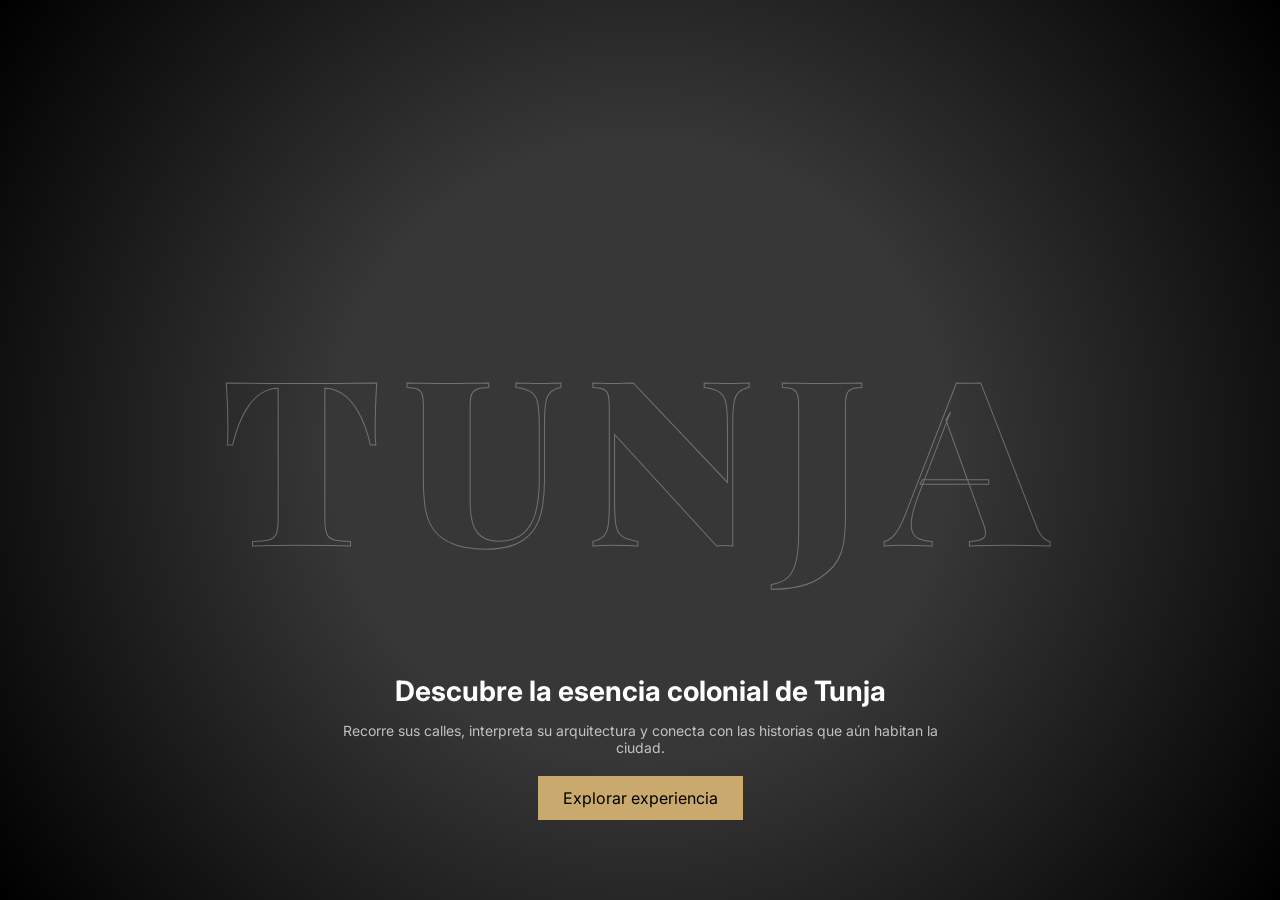
<file: ruta-colonial.html>
<!DOCTYPE html>
<html lang="es">
<head>
<meta charset="UTF-8">
<meta name="viewport" content="width=device-width, initial-scale=1.0">

<title>Ruta cultural - Tunja</title>

<link href="https://fonts.googleapis.com/css2?family=Playfair+Display:wght@700;900&family=Inter:wght@300;400;500&display=swap" rel="stylesheet">

<style>

/* BASE */
body{
margin:0;
background:#373737;
font-family:'Playfair Display', serif;
overflow-x:hidden;
color:white;
}

/* INTRO */
.intro{
position:fixed;
width:100%;
height:100%;
background:black;
z-index:50;
animation:fadeOut 1.5s ease forwards;
animation-delay:1s;
}

@keyframes fadeOut{
to{opacity:0; visibility:hidden;}
}

/* TUNJA */
.word{
position:absolute;
top:50%;
left:50%;
transform:translate(-50%, -50%);
font-size:18vw;
font-weight:900;
letter-spacing:12px;
display:flex;
gap:10px;
z-index:2;
}

.letter{
position:relative;
color:transparent;
-webkit-text-stroke:1px rgba(255,255,255,0.3);
cursor:pointer;
opacity:0;
transform:translateY(80px);
animation:enter 1s ease forwards;
transition:transform 0.4s ease;
}

.letter:nth-child(1){animation-delay:1.2s;}
.letter:nth-child(2){animation-delay:1.4s;}
.letter:nth-child(3){animation-delay:1.6s;}
.letter:nth-child(4){animation-delay:1.8s;}
.letter:nth-child(5){animation-delay:2s;}

@keyframes enter{
to{opacity:1; transform:translateY(0);}
}

.letter::before{
content:"";
position:absolute;
width:120%;
height:120%;
top:-10%;
left:-10%;
background-size:cover;
background-position:center;
opacity:0;
transition:0.6s;
z-index:-1;
}

.letter:hover{
-webkit-text-stroke:1px white;
transform:translateY(-10px) scale(1.05);
}

.letter:hover::before{
opacity:1;
}

/* imágenes */
.l1::before{ background-image: url('img/calle.jpg'); }
.l2::before{ background-image: url('img/09.jpg'); }
.l3::before{ background-image: url('img/catedrall.jpg'); }
.l4::before{ background-image: url('img/08.jpg'); }
.l5::before{ background-image: url('img/san_ignaciooo.jpg'); }

/* CTA */
.cta-intro{
position:absolute;
bottom:80px;
left:50%;
transform:translateX(-50%);
text-align:center;
max-width:600px;
opacity:0;
animation:fadeIn 1s ease forwards;
animation-delay:2.5s;
z-index:2;
font-family:'Inter', sans-serif;
}

.cta-intro h2{
font-size:28px;
margin-bottom:10px;
}

.cta-intro p{
opacity:0.7;
font-size:14px;
margin-bottom:20px;
}

.btn-cta{
display:inline-block;
padding:12px 25px;
background:#c9a96e;
color:black;
text-decoration:none;
transition:0.3s;
cursor:pointer;
}

.btn-cta:hover{
background:white;
}

@keyframes fadeIn{
to{opacity:1;}
}

/* TRANSICIÓN A EXPERIENCIA */
.experiencia{
position:fixed;
top:0;
left:0;
width:100%;
height:100vh;
background:black;
z-index:20;
opacity:0;
pointer-events:none;
transition:1s;
display:flex;
flex-direction:column;
justify-content:center;
align-items:center;
text-align:center;
padding:40px;
}

.experiencia.active{
opacity:1;
pointer-events:auto;
}

/* contenido experiencia */
.exp-content{
max-width:700px;
}

.exp-content h1{
font-size:48px;
margin-bottom:20px;
}

.exp-content p{
opacity:0.7;
margin-bottom:30px;
font-family:'Inter', sans-serif;
}

.btn-reserva{
padding:15px 30px;
background:#c9a96e;
border:none;
cursor:pointer;
font-weight:500;
}

.btn-reserva:hover{
background:white;
}

/* fondo atmósfera */
body::after{
content:"";
position:fixed;
width:100%;
height:100%;
background:radial-gradient(circle at center, transparent 40%, black 100%);
pointer-events:none;
}

</style>
</head>

<body>

<div class="intro"></div>

<!-- TUNJA -->
<div class="word">
<div class="letter l1">T</div>
<div class="letter l2">U</div>
<div class="letter l3">N</div>
<div class="letter l4">J</div>
<div class="letter l5">A</div>
</div>

<!-- CTA -->
<div class="cta-intro" id="ctaIntro">
<h2>Descubre la esencia colonial de Tunja</h2>
<p>
Recorre sus calles, interpreta su arquitectura y conecta con las historias que aún habitan la ciudad.
</p>
<div class="btn-cta" onclick="abrirExperiencia()">Explorar experiencia</div>
</div>

<!-- EXPERIENCIA -->
<div class="experiencia" id="experiencia">

<div class="exp-content">
<h1>Ruta Colonial</h1>
<p>
Un recorrido guiado por los espacios más representativos de Tunja, donde cada fachada, cada templo y cada calle revela una historia que sigue viva.
</p>

<button class="btn-reserva">Reservar experiencia</button>
</div>

</div>

<script>

/* TRANSICIÓN */
function abrirExperiencia(){

document.getElementById("experiencia").classList.add("active");

/* efecto: ocultar fondo */
document.querySelector(".word").style.opacity = "0";
document.getElementById("ctaIntro").style.opacity = "0";

document.body.style.overflow = "hidden";
}

</script>

</body>
</html>
</file>
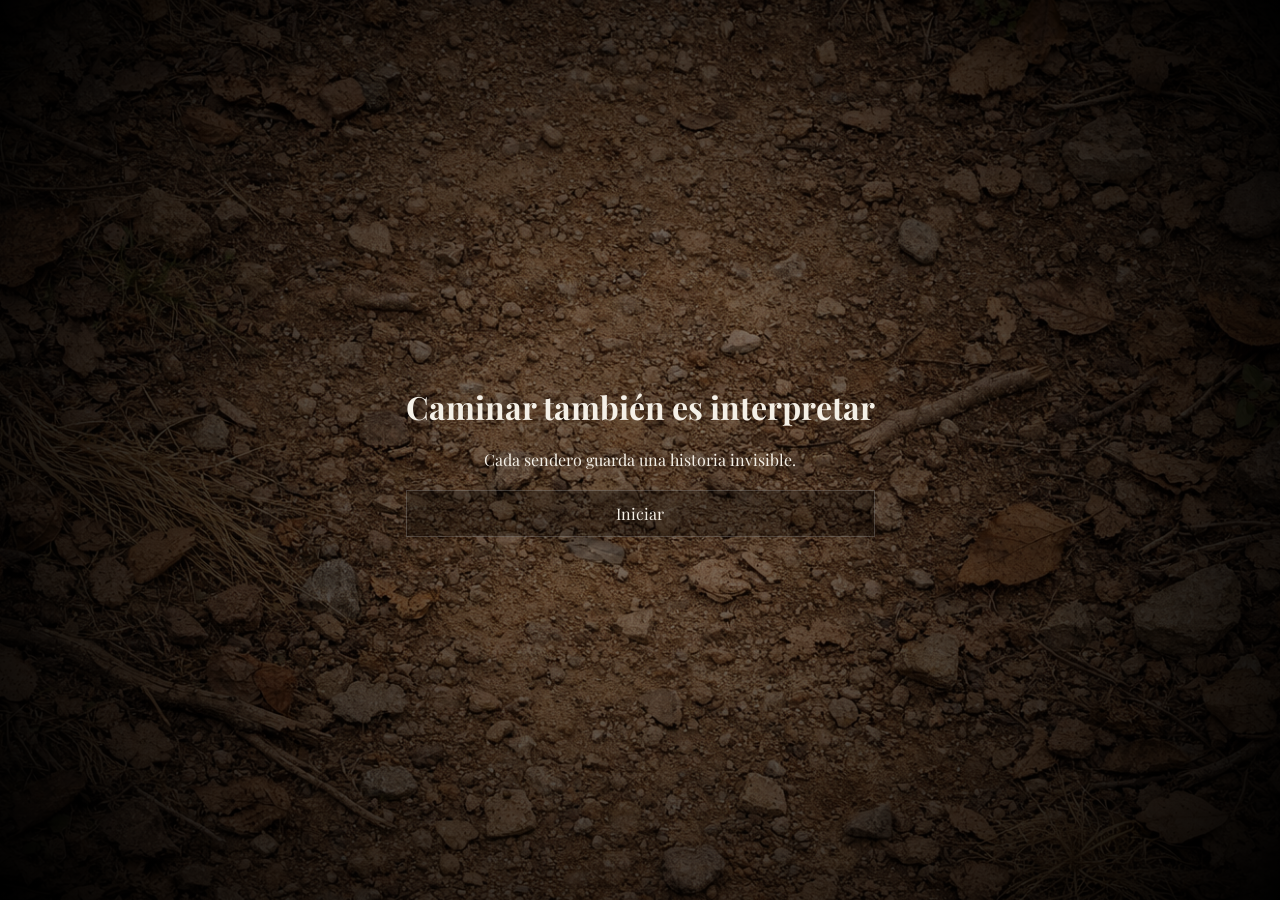
<file: senderos.html>
<!DOCTYPE html> 
<html lang="es">
<head>
<meta charset="UTF-8">
<meta name="viewport" content="width=device-width, initial-scale=1.0">

<title>Senderos Tunja</title>

<link href="https://fonts.googleapis.com/css2?family=Playfair+Display:wght@600;800&family=Inter:wght@300;400;500&display=swap" rel="stylesheet">

<style>

/* ===== PALETA ===== */
:root{
--fondo:#1c1a17;
--fondo-sec:#2a2622;
--ocre:#c2a36b;
--arcilla:#a0653c;
--texto:#f5f1e8;
--borde:rgba(245,241,232,0.15);
}

body{
margin:0;
background:var(--fondo);
color:var(--texto);
overflow:hidden;
font-family:'Playfair Display', serif;
}

/* ================= INTRO ================= */

.intro{
position:fixed;
width:100%;
height:100vh;
display:flex;
align-items:center;
justify-content:center;
overflow:hidden;
z-index:10;
transition:opacity 0.6s ease;
}

.intro-bg{
position:absolute;
width:110%;
height:110%;
background:url("img/fondo_sendero.png") center/cover;
filter:brightness(0.5);
}

.intro::after{
content:"";
position:absolute;
width:100%;
height:100%;
background:radial-gradient(circle, transparent 20%, black 100%);
}

.intro-content{
position:relative;
text-align:center;
z-index:2;
}

.btn{
margin-top:20px;
padding:12px 28px;
border:1px solid rgba(255,255,255,0.2);
cursor:pointer;
background:rgba(0,0,0,0.3);
}

.btn:hover{
background:var(--ocre);
color:black;
}

/* ================= ESCENA ================= */

.scene{
position:fixed;
width:300vw;
height:100vh;
display:flex;
transition:1s;
opacity:0;
pointer-events:none;
}

.scene.active{
opacity:1;
pointer-events:auto;
}

.block{
width:100vw;
position:relative;
display:flex;
align-items:center;
justify-content:center;
}

.block img{
position:absolute;
width:120%;
height:120%;
object-fit:cover;
filter:brightness(45%);
z-index:1;
}

/* ================= TARJETA ================= */

.content{
position:relative;
z-index:5;
background:rgba(42,38,34,0.8);
padding:50px 40px;
border-radius:14px;
border:1px solid rgba(194,163,107,0.25);
backdrop-filter:blur(10px);
text-align:center;
max-width:420px;
transition:0.4s;
}

.content:hover{
transform:translateY(-6px) scale(1.02);
}

.content h2{
margin-bottom:10px;
}

/* ===== META (DEBAJO DEL NOMBRE) ===== */

.meta{
display:flex;
justify-content:center;
gap:8px;
margin:10px 0 15px 0;
flex-wrap:wrap;
}

.tag{
font-size:12px;
padding:5px 10px;
border-radius:20px;
border:1px solid var(--borde);
background:rgba(255,255,255,0.04);
font-family:'Inter';
letter-spacing:0.5px;
}

/* diferenciación sutil */
.tag:nth-child(1){border-color:#6b8f71;}
.tag:nth-child(2){border-color:#a88c5b;}
.tag:nth-child(3){border-color:#8c6b5b;}

/* botón */
.cta-final{
margin-top:10px;
padding:10px 20px;
background:var(--ocre);
border:none;
cursor:pointer;
}

/* ================= RESERVA ================= */

.reserva{
position:fixed;
width:100%;
height:100vh;
background:var(--fondo);
display:flex;
align-items:center;
justify-content:center;
opacity:0;
pointer-events:none;
transition:1s;
z-index:20;
}

.reserva.active{
opacity:1;
pointer-events:auto;
}

form{
display:flex;
flex-direction:column;
gap:10px;
}

input{
padding:10px;
background:var(--fondo-sec);
border:1px solid var(--borde);
color:white;
}

.horarios{
display:flex;
gap:8px;
flex-wrap:wrap;
}

.slot{
padding:8px 12px;
border:1px solid var(--borde);
cursor:pointer;
}

.slot.selected{background:var(--arcilla);}
.slot.full{opacity:0.3;pointer-events:none;}

</style>
</head>

<body>

<!-- INTRO -->
<div class="intro" id="intro">
<div class="intro-bg"></div>
<div class="intro-content">
<h1>Caminar también es interpretar</h1>
<p>Cada sendero guarda una historia invisible.</p>
<div class="btn" onclick="start()">Iniciar</div>
</div>
</div>

<!-- ESCENA -->
<div class="scene" id="scene">

<!-- 1 -->
<div class="block">
<img src="img/letrero.jpeg">
<div class="content">

<h2>Letrero de Tunja</h2>

<div class="meta">
<span class="tag">Nivel fácil</span>
<span class="tag">1 hora</span>
<span class="tag">Vista urbana</span>
</div>

<button class="cta-final" onclick="abrirReserva('Letrero de Tunja')">
Reservar
</button>

</div>
</div>

<!-- 2 -->
<div class="block">
<img src="img/estoraques.jpg">
<div class="content">

<h2>Bosque Rojo</h2>

<div class="meta">
<span class="tag">Nivel medio</span>
<span class="tag">2 horas</span>
<span class="tag">Naturaleza</span>
</div>

<button class="cta-final" onclick="abrirReserva('Bosque Rojo')">
Reservar
</button>

</div>
</div>

<!-- 3 -->
<div class="block">
<img src="img/cascada.jpg">
<div class="content">

<h2>Cascada Motavita</h2>

<div class="meta">
<span class="tag">Nivel medio</span>
<span class="tag">3 horas</span>
<span class="tag">Aventura</span>
</div>

<button class="cta-final" onclick="abrirReserva('Cascada Motavita')">
Reservar
</button>

</div>
</div>

</div>

<!-- RESERVA -->
<div class="reserva" id="reserva">
<div>

<h2 id="reservaTitulo"></h2>

<form id="formReserva">
<input type="text" id="nombre" placeholder="Nombre" required>
<input type="date" id="fecha" required>

<div id="horarios" class="horarios"></div>

<button type="submit">Enviar a WhatsApp</button>
</form>

</div>
</div>

<script>

let index=0;
let experiencia="";
let horario="";
const numero="573001234567";

const disponibilidad={
"08:00":4,"10:00":2,"14:00":0,"16:00":5
};

function start(){
const intro=document.getElementById("intro");
intro.style.opacity="0";

setTimeout(()=>{
intro.style.display="none";
document.getElementById("scene").classList.add("active");
},600);
}

document.addEventListener("wheel",(e)=>{
if(!scene.classList.contains("active")) return;

index=e.deltaY>0?Math.min(index+1,2):Math.max(index-1,0);
scene.style.transform=`translateX(-${index*100}vw)`;
});

function abrirReserva(nombre){
experiencia=nombre;
reserva.classList.add("active");
reservaTitulo.innerText=nombre;
horarios.innerHTML="";
horario="";
}

fecha.addEventListener("change",()=>{
horarios.innerHTML="";
Object.keys(disponibilidad).forEach(h=>{
let div=document.createElement("div");
div.className="slot";
div.innerText=h;

if(disponibilidad[h]==0) div.classList.add("full");

div.onclick=()=>{
document.querySelectorAll(".slot").forEach(s=>s.classList.remove("selected"));
div.classList.add("selected");
horario=h;
};

horarios.appendChild(div);
});
});

formReserva.addEventListener("submit",(e)=>{
e.preventDefault();

if(!horario){
alert("Selecciona un horario");
return;
}

let nombre=document.getElementById("nombre").value;
let fecha=document.getElementById("fecha").value;

let msg=`Reserva:
${experiencia}
${nombre}
${fecha}
${horario}`;

window.open(`https://wa.me/${numero}?text=${encodeURIComponent(msg)}`);
});

</script>

</body>
</html>
</file>
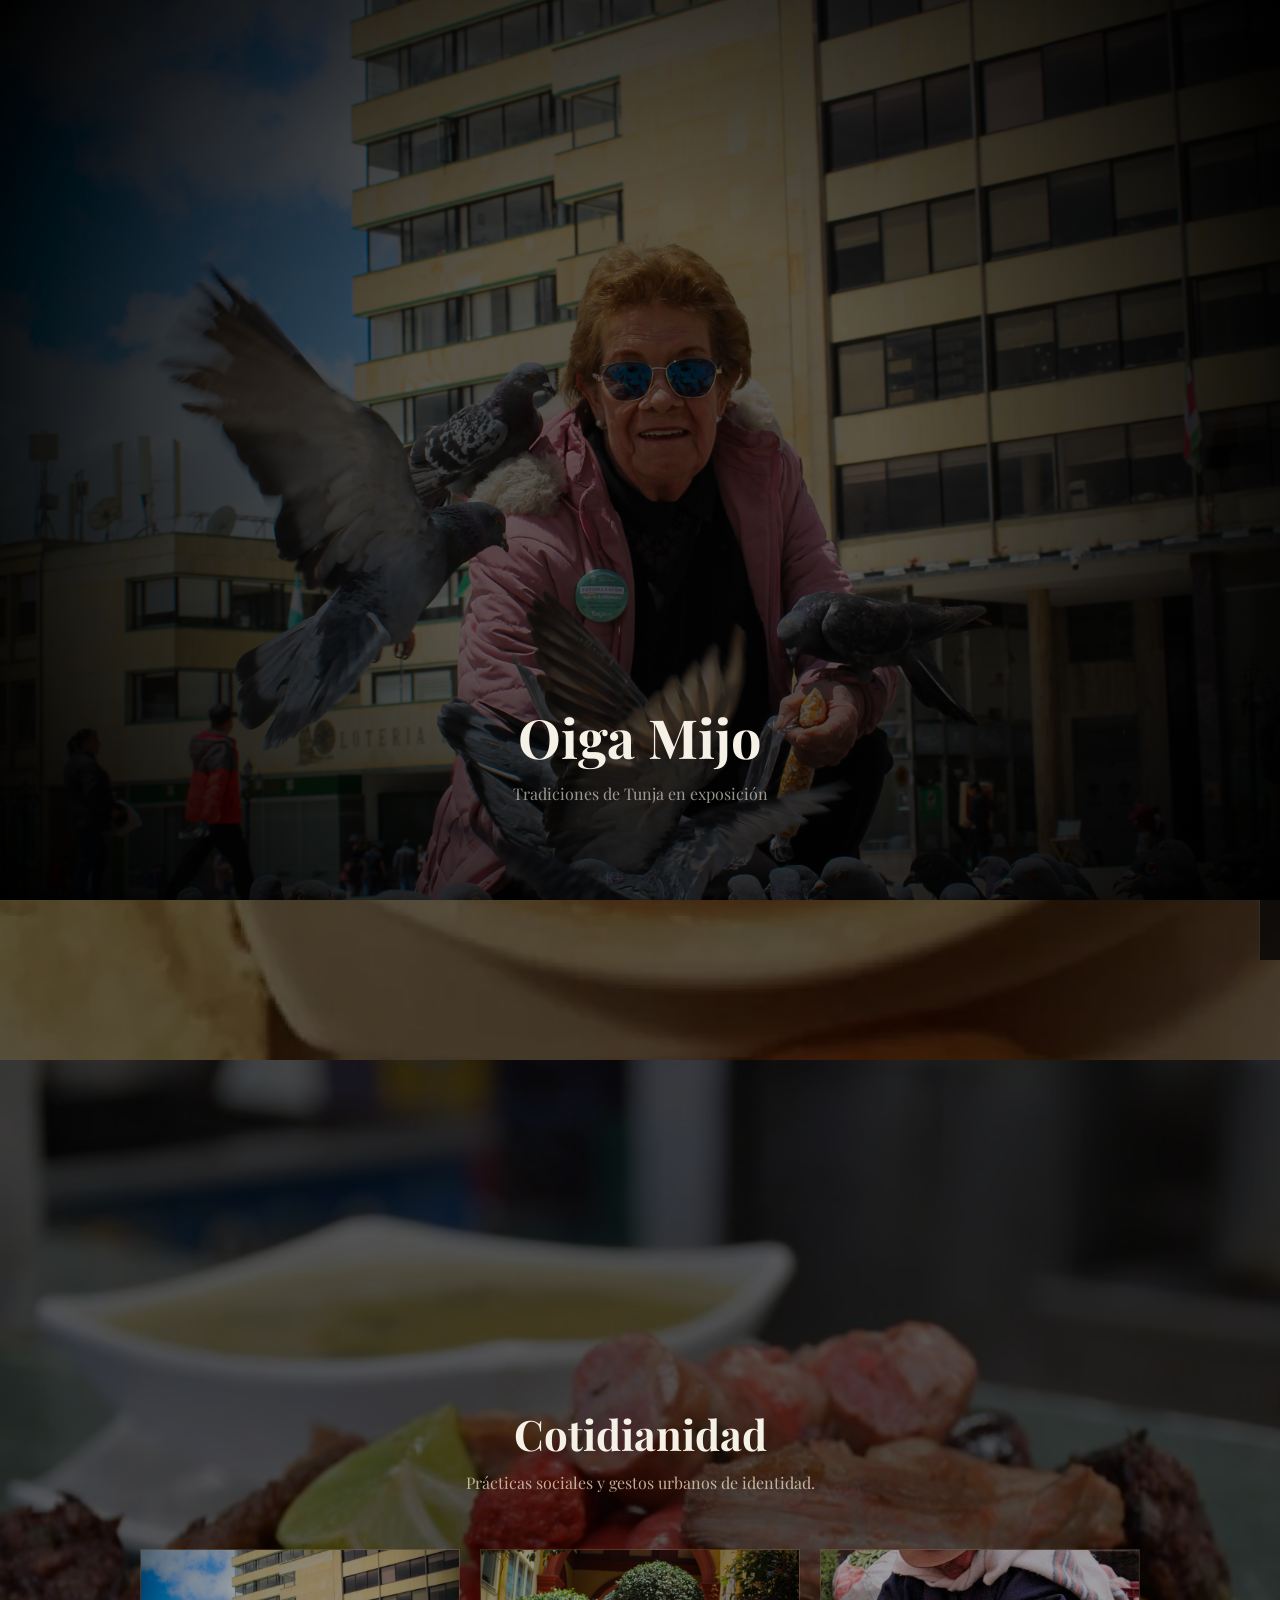
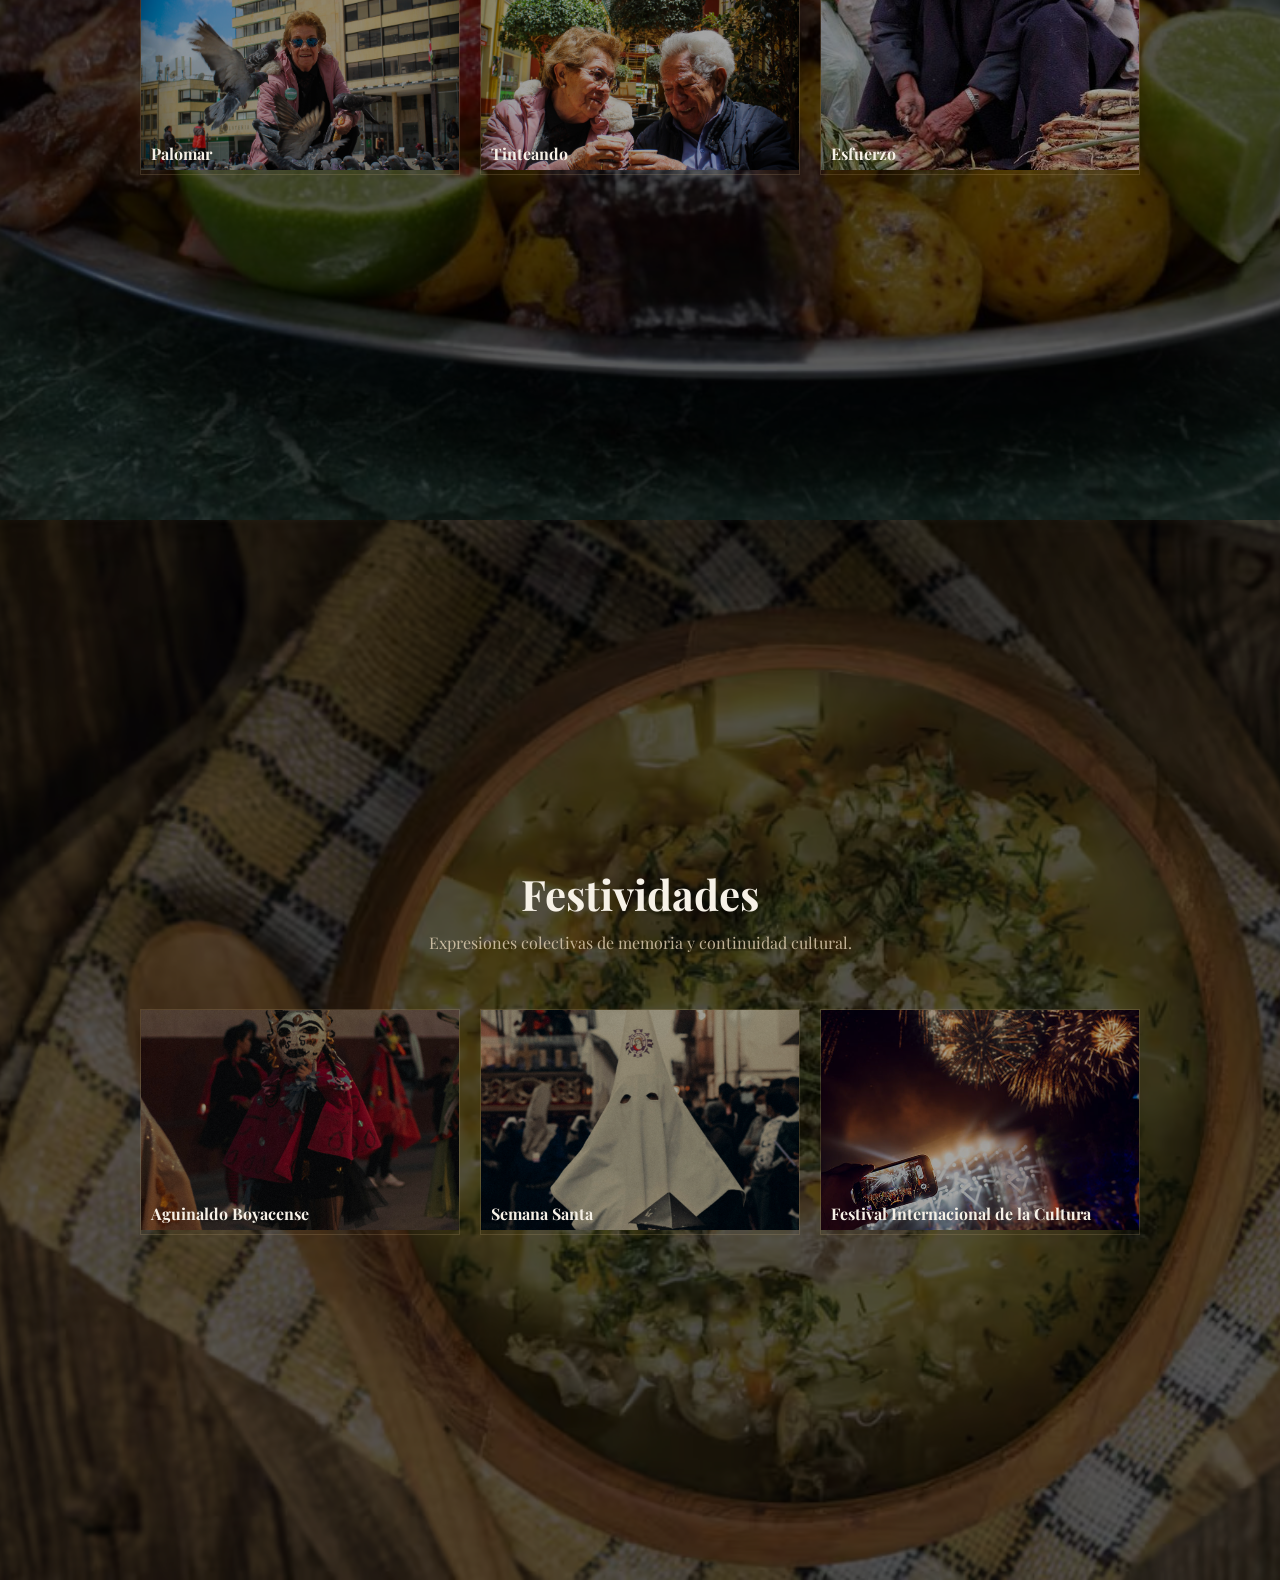
<file: tradiciones.html>
<!DOCTYPE html>
<html lang="es">
<head>
<meta charset="UTF-8">
<meta name="viewport" content="width=device-width, initial-scale=1.0">

<title>Museo Vivo</title>

<link href="https://fonts.googleapis.com/css2?family=Playfair+Display:wght@500;700&display=swap" rel="stylesheet">

<style>

:root{
--arena:#E6D5B8;
--beige:#C8A97E;
--terracota:#C65D3B;
--cafe:#4B2E2A;
--oliva:#6B7B4D;
--crema:#F6F1E7;
--negro:#0F0C0A;
}

body{
margin:0;
font-family:'Playfair Display', serif;
background:var(--negro);
color:var(--crema);
overflow-x:hidden;
}

.intro{
position:fixed;
top:0;
left:0;
width:100%;
height:100vh;
background:black;
overflow:hidden;
z-index:50;
}

.frame{
position:absolute;
width:100%;
height:100%;
opacity:0;
transition:1.5s ease;
}

.frame.active{
opacity:1;
}

.frame img{
width:100%;
height:100%;
object-fit:cover;
filter:brightness(0.4);
transform:scale(1.05);
}

.overlayIntro{
position:absolute;
width:100%;
height:100%;
background:radial-gradient(circle, transparent 30%, black 100%);
z-index:2;
}

.introText{
position:absolute;
bottom:80px;
left:50%;
transform:translateX(-50%);
text-align:center;
z-index:3;
}

.introText h1{
font-size:54px;
margin:0;
}

.introText p{
opacity:0.6;
margin-top:10px;
}

.hide{
opacity:0;
pointer-events:none;
transition:1s;
}

.panel{
position:fixed;
right:-420px;
top:0;
width:380px;
height:100vh;
background:rgba(15,12,10,0.95);
border-left:1px solid rgba(200,169,126,0.2);
padding:30px;
transition:0.5s;
overflow-y:auto;
z-index:40;
}

.panel.active{
right:0;
}

.panel h2{
color:var(--beige);
margin-top:0;
}

.panel p{
opacity:0.8;
line-height:1.4;
}

.close{
margin-top:20px;
padding:10px;
border:1px solid var(--beige);
background:none;
color:var(--crema);
cursor:pointer;
}

.room{
min-height:100vh;
display:flex;
align-items:center;
justify-content:center;
flex-direction:column;
padding:80px 10%;
position:relative;
}

.room::before{
content:"";
position:absolute;
inset:0;
background-size:cover;
background-position:center;
filter:brightness(0.35);
z-index:-1;
}

.room[data-room="1"]::before{background-image:url('img/mazamorra-dulce.webp');}
.room[data-room="2"]::before{background-image:url('img/RUNTAZO.jpeg');}
.room[data-room="3"]::before{background-image:url('img/CUCHUCO.avif');}

.title{
font-size:42px;
margin:0;
text-align:center;
}

.subtitle{
opacity:0.8;
margin-top:10px;
max-width:600px;
text-align:center;
color:var(--arena);
}

.art-grid{
margin-top:40px;
display:grid;
grid-template-columns:repeat(3,1fr);
gap:20px;
width:100%;
max-width:1000px;
}

.art{
position:relative;
cursor:pointer;
overflow:hidden;
border:1px solid rgba(200,169,126,0.2);
transition:0.5s;
}

.art:hover{
transform:translateY(-6px);
border-color:var(--terracota);
}

.art img{
width:100%;
height:220px;
object-fit:cover;
filter:brightness(0.65);
transition:0.6s;
}

.art:hover img{
transform:scale(1.05);
filter:brightness(0.85);
}

.art::after{
content:"";
position:absolute;
inset:0;
background:linear-gradient(
to top,
rgba(15,12,10,0.95),
rgba(15,12,10,0.2),
transparent
);
opacity:0;
transition:0.4s ease;
}

.art:hover::after{
opacity:1;
}

.art .hover-info{
position:absolute;
bottom:0;
left:0;
width:100%;
padding:14px 14px 16px;
opacity:0;
transform:translateY(10px);
transition:0.4s ease;
z-index:2;
}

.art:hover .hover-info{
opacity:1;
transform:translateY(0);
}

.art .hover-info h4{
margin:0;
font-size:14px;
color:var(--beige);
}

.art .hover-info p{
margin-top:6px;
font-size:12px;
color:var(--arena);
opacity:0.9;
line-height:1.3;
}

.art h3{
position:absolute;
bottom:10px;
left:10px;
margin:0;
font-size:16px;
z-index:3;
}

</style>
</head>

<body>

<div class="intro" id="intro">

<div class="frame active">
<img src="img/01.JPG">
</div>

<div class="frame">
<img src="img/04.webp">
</div>

<div class="frame">
<img src="img/ZONDW7IKIJDZLGDSVQKMVO42EQ.avif">
</div>

<div class="overlayIntro"></div>

<div class="introText">
<h1>Oiga Mijo</h1>
<p>Tradiciones de Tunja en exposición</p>
</div>

</div>

<div class="panel" id="panel">
<h2 id="pTitle"></h2>
<p id="pText"></p>
<button class="close" onclick="closePanel()">Cerrar</button>
</div>

<section class="room" data-room="1">

<h1 class="title">Gastronomía</h1>
<p class="subtitle">La cocina como archivo vivo de la memoria cultural.</p>

<div class="art-grid">

<div class="art" onclick="openPanel('Mazamorra','Preparación tradicional transmitida oralmente.')">
<img src="img/mazamorra-dulce.webp">

<div class="hover-info">
<h4>Mazamorra</h4>
<p>Preparación tradicional transmitida oralmente en contextos familiares.</p>
</div>

<h3>Mazamorra</h3>
</div>

<div class="art" onclick="openPanel('Cuchuco','Relación entre clima y alimentación tradicional.')">
<img src="img/CUCHUCO.avif">

<div class="hover-info">
<h4>Cuchuco</h4>
<p>Relación entre clima, agricultura y memoria alimentaria.</p>
</div>

<h3>Cuchuco</h3>
</div>

<div class="art" onclick="openPanel('Ritual doméstico','Actos culinarios como memoria cotidiana.')">
<img src="img/RUNTAZO.jpeg">

<div class="hover-info">
<h4>Runtazo</h4>
<p>Prácticas culinarias como mezcla cultural.</p>
</div>

<h3>Runtazo</h3>
</div>

</div>

</section>

<section class="room" data-room="2">

<h1 class="title">Cotidianidad</h1>
<p class="subtitle">Prácticas sociales y gestos urbanos de identidad.</p>

<div class="art-grid">

<div class="art" onclick="openPanel('Ritual urbano','Dinámicas sociales en el espacio público.')">
<img src="img/01.JPG">

<div class="hover-info">
<h4>Palomar </h4>
<p>Construyendo tejido social.</p>
</div>

<h3>Palomar</h3>
</div>

<div class="art" onclick="openPanel('Memoria doméstica','Relaciones familiares y transmisión cultural.')">
<img src="img/02.JPG">

<div class="hover-info">
<h4>Tinteando</h4>
<p>Un café para el clima frío</p>
</div>

<h3>Tinteando</h3>
</div>

<div class="art" onclick="openPanel('Ciudad','Flujos cotidianos en la ciudad histórica.')">
<img src="img/plazamercado.jpg">

<div class="hover-info">
<h4>Esfuerzo</h4>
<p>Personas fuertes trabajadores.</p>
</div>

<h3>Esfuerzo</h3>
</div>

</div>

</section>

<section class="room" data-room="3">

<h1 class="title">Festividades</h1>
<p class="subtitle">Expresiones colectivas de memoria y continuidad cultural.</p>

<div class="art-grid">

<div class="art" onclick="openPanel('Fiesta','Rituales festivos como construcción identitaria.')">
<img src="img/07.jpg">

<div class="hover-info">
<h4>Aguinaldo Boyacense</h4>
<p>Celebración como acto de identidad decembrina.</p>
</div>

<h3>Aguinaldo Boyacense</h3>
</div>

<div class="art" onclick="openPanel('Tradición','Prácticas comunitarias en el espacio público.')">
<img src="img/05.jpg">

<div class="hover-info">
<h4>Semana Santa</h4>
<p>Continuidad cultural en el tiempo religioso.</p>
</div>

<h3>Semana Santa</h3>
</div>

<div class="art" onclick="openPanel('Aguinaldos','Memoria festiva y transmisión generacional.')">
<img src="img/aguinaldo.jpg">

<div class="hover-info">
<h4>Festival Internacional de la Cultura</h4>
<p>Rituales festivos heredados entre generaciones.</p>
</div>

<h3>Festival Internacional de la Cultura</h3>
</div>

</div>

</section>

<script>

const panel = document.getElementById("panel");
const pTitle = document.getElementById("pTitle");
const pText = document.getElementById("pText");

function openPanel(title,text){
pTitle.innerText = title;
pText.innerText = text;
panel.classList.add("active");
}

function closePanel(){
panel.classList.remove("active");
}

const intro = document.getElementById("intro");
const frames = document.querySelectorAll(".frame");

let i = 0;

function cycle(){
frames.forEach(f => f.classList.remove("active"));
frames[i].classList.add("active");

i++;

if(i < frames.length){
setTimeout(cycle, 2000);
}else{
setTimeout(()=>{
intro.classList.add("hide");
},1500);
}
}

cycle();

</script>

</body>
</html>
</file>
<file: Css/style.css>
:root{
--bg-main:#0e0c09;
--bg-section:#1f1b16;
--card-bg:#2a241c;

--accent:#d4b483;
--accent-strong:#e6c999;

--text-main:#f8f5ef;
--text-secondary:#cfc7b8;
}

/* RESET */
*{
margin:0;
padding:0;
box-sizing:border-box;
scroll-behavior:smooth;
}

/* FONDO GLOBAL */
body{
font-family:'Inter', sans-serif;
color:var(--text-main);

background:
radial-gradient(circle at 20% 30%, rgba(212,180,131,0.12), transparent 40%),
radial-gradient(circle at 80% 70%, rgba(140,107,63,0.10), transparent 50%),
linear-gradient(to bottom, #0e0c09, #14110d 40%, #0e0c09);
}

h1,h2,h3{
font-family:'Playfair Display', serif;
}

p{
color:var(--text-secondary);
}

/* NAV */
nav{
position:fixed;
top:0;
width:100%;
display:flex;
justify-content:space-between;
align-items:center;
padding:20px 60px;
background:rgba(14,12,9,0.7);
backdrop-filter:blur(10px);
z-index:1000;
}

.logo img{
height:40px;
}

nav ul{
display:flex;
gap:25px;
list-style:none;
}

nav a{
color:white;
text-decoration:none;
}

nav a:hover{
color:var(--accent);
}

/* HERO */
.hero{
height:100vh;
display:flex;
align-items:center;
justify-content:center;
text-align:center;

background-image:url("../img/tunja_colonial.jpg");
background-size:cover;
background-position:center;
background-attachment:fixed;

position:relative;
}

.overlay{
position:absolute;
width:100%;
height:100%;
background:
linear-gradient(to bottom, rgba(14,12,9,0.4), rgba(14,12,9,0.9)),
radial-gradient(circle at 30% 30%, rgba(212,180,131,0.2), transparent 60%);
}

.hero-content{
position:relative;
z-index:2;
max-width:600px;
}

.hero h1{
font-size:60px;
}

.hero p{
margin:15px 0 25px;
}

/* BOTÓN */
.btn{
padding:12px 28px;
background:var(--accent);
color:#1a1814;
text-decoration:none;
border-radius:4px;
transition:0.3s;
}

.btn:hover{
background:var(--accent-strong);
}

/* SECCIONES */
section{
padding:120px 60px;
}

.planes{
background:transparent;
}

.aliados{
background:rgba(31,27,22,0.6);
backdrop-filter:blur(6px);
}

/* =========================
   CTA FINAL LIMPIO Y PRO
========================= */

.cta{
padding:160px 20px;
display:flex;
justify-content:center;
align-items:center;
text-align:center;

background:linear-gradient(to top, #0e0c09, #1f1b16);

border-top:1px solid rgba(212,180,131,0.2);
}

/* CONTENIDO */
.cta-content{
display:flex;
flex-direction:column;
align-items:center;
text-align:center;
gap:25px;
}

/* TÍTULO */
.cta h2{
font-size:42px;
margin:0;
text-align:center;
}

/* TEXTO */
.cta p{
margin-bottom:35px;
font-size:15px;
opacity:0.75;
}

/* BOTÓN (MEJORADO) */
.cta .btn{
display:inline-block;
padding:14px 36px;
font-size:15px;
border-radius:6px;
letter-spacing:0.5px;

background:var(--accent);
color:#1a1814;

transition:all 0.3s ease;

}



/* HOVER */
.cta .btn:hover{
background:var(--accent-strong);
transform:translateY(-3px);
box-shadow:0 10px 25px rgba(0,0,0,0.4);
}

/* GRID */
.grid{
display:grid;
grid-template-columns:repeat(auto-fit, minmax(280px,1fr));
gap:25px;
margin-top:40px;
}

/* CARDS */
.card{
background:var(--card-bg);
border-radius:12px;
overflow:hidden;
text-decoration:none;
color:white;
border:1px solid rgba(212,180,131,0.2);
transition:0.4s;
}

.card img{
width:100%;
height:220px;
object-fit:cover;
}

.card:hover{
transform:translateY(-8px);
border-color:var(--accent);
}

.card .info{
padding:20px;
}

/* ALIADOS */
.aliados-grid{
display:grid;
grid-template-columns:repeat(auto-fit, minmax(280px,1fr));
gap:30px;
margin-top:40px;
}

.aliado{
background:var(--card-bg);
border-radius:12px;
overflow:hidden;
text-decoration:none;
color:white;
border:1px solid rgba(212,180,131,0.2);
transition:0.4s;
position:relative;
}

.aliado img{
width:100%;
height:200px;
object-fit:cover;
}

.aliado::after{
content:"";
position:absolute;
width:100%;
height:100%;
top:0;
left:0;
background:linear-gradient(to top, rgba(0,0,0,0.6), transparent);
}

.aliado-info{
position:absolute;
bottom:0;
z-index:2;
padding:20px;
}

.aliado:hover{
transform:translateY(-8px);
border-color:var(--accent);
}

/* MANIFIESTO */
.manifiesto{
background:linear-gradient(to bottom, #0e0c09, #14110d);
padding:180px 20px;
display:flex;
justify-content:center;
text-align:center;
}

.manifiesto-container{
max-width:800px;
}

.manifiesto-tag{
font-size:12px;
letter-spacing:2px;
color:var(--accent);
margin-bottom:20px;
display:block;
}

.manifiesto-text{
font-size:34px;
line-height:1.6;
}

/* RESPONSIVE */
@media(max-width:768px){

.hero h1{
font-size:38px;
}

section{
padding:80px 20px;
}

.manifiesto-text{
font-size:24px;
}

}
</file>
